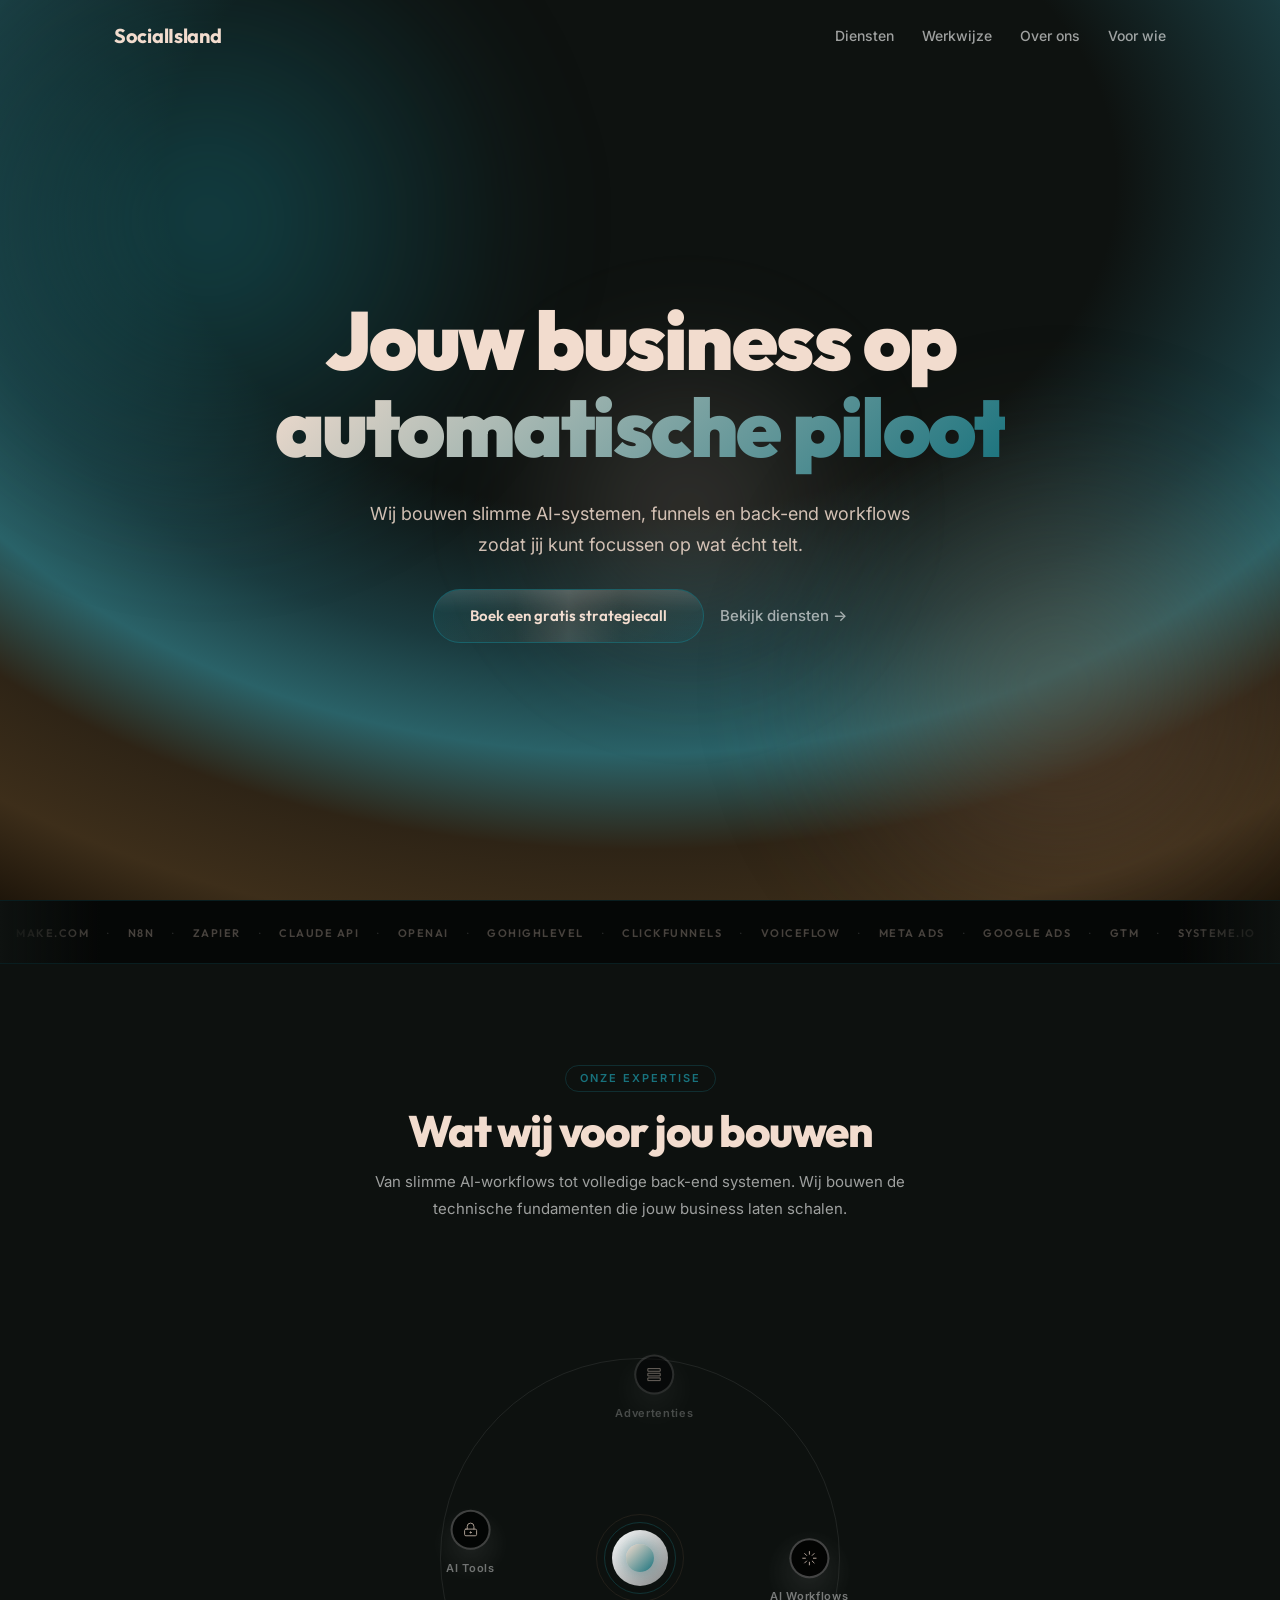
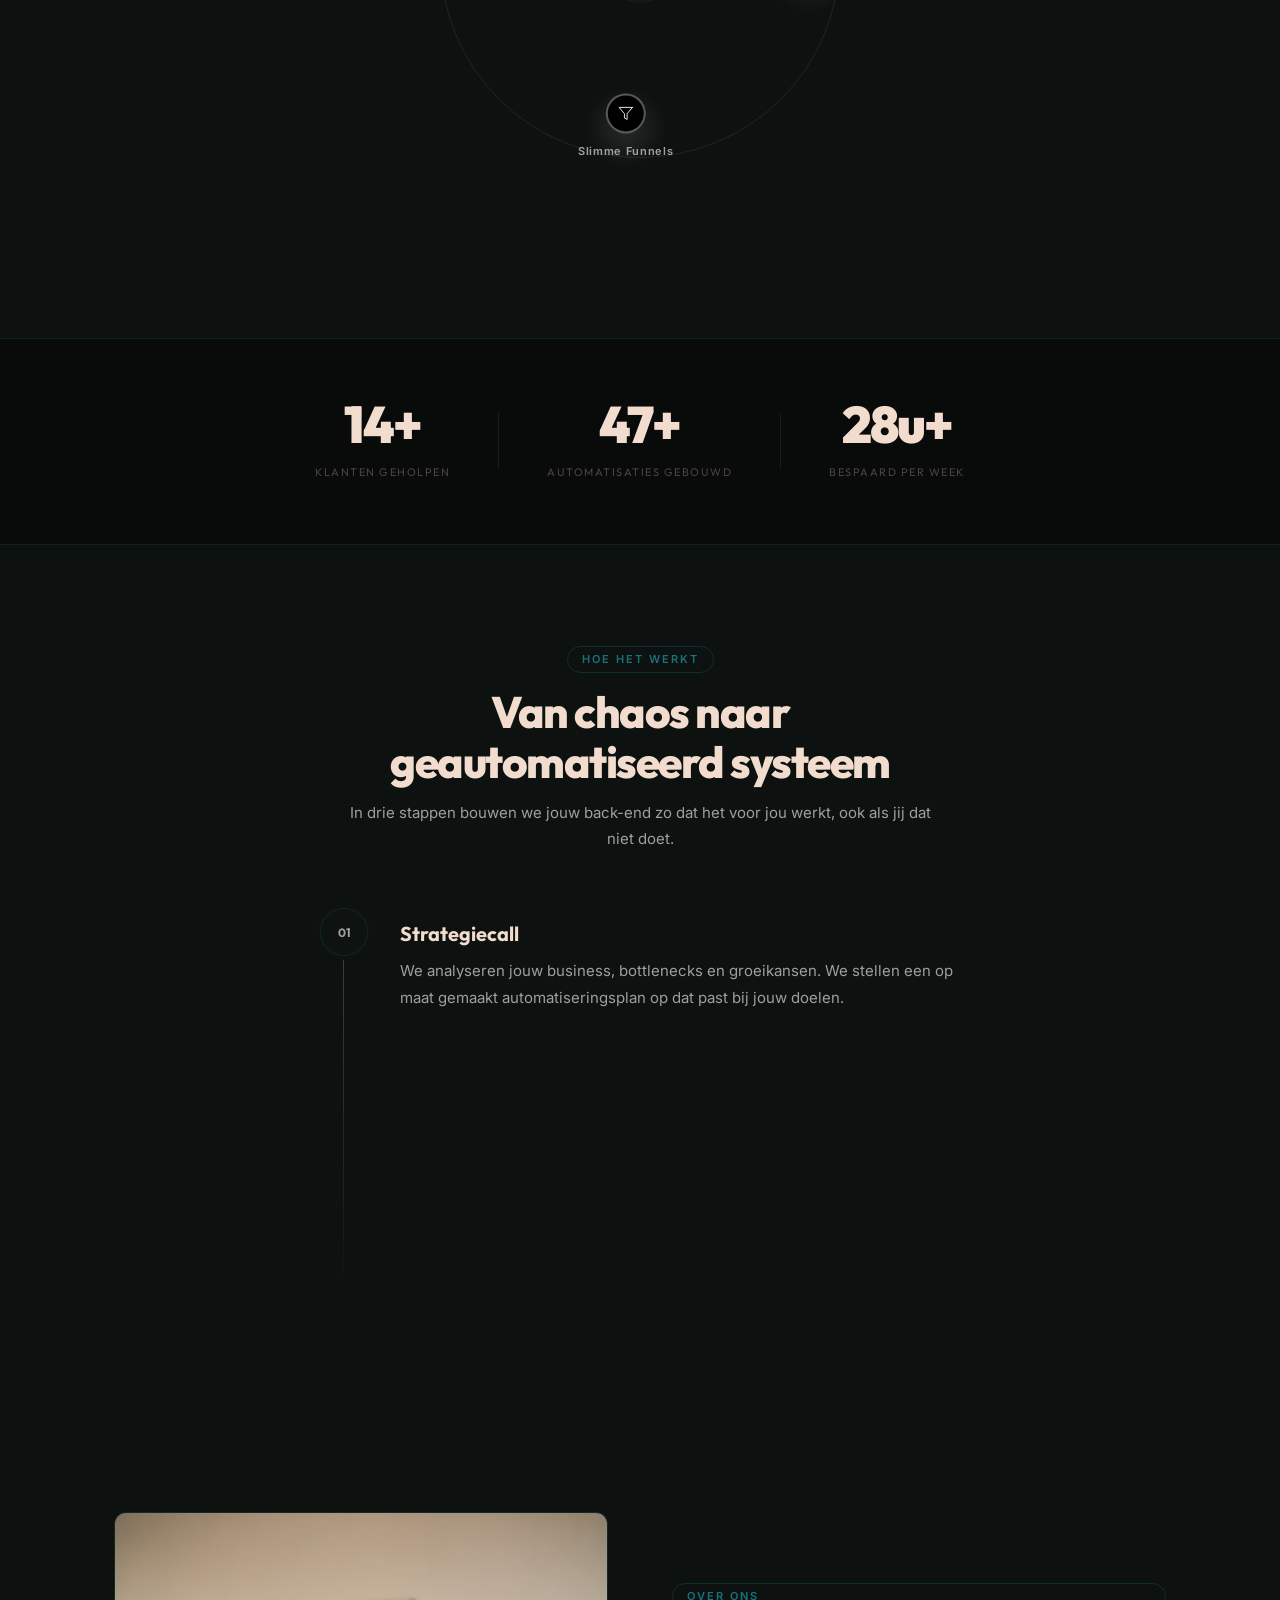
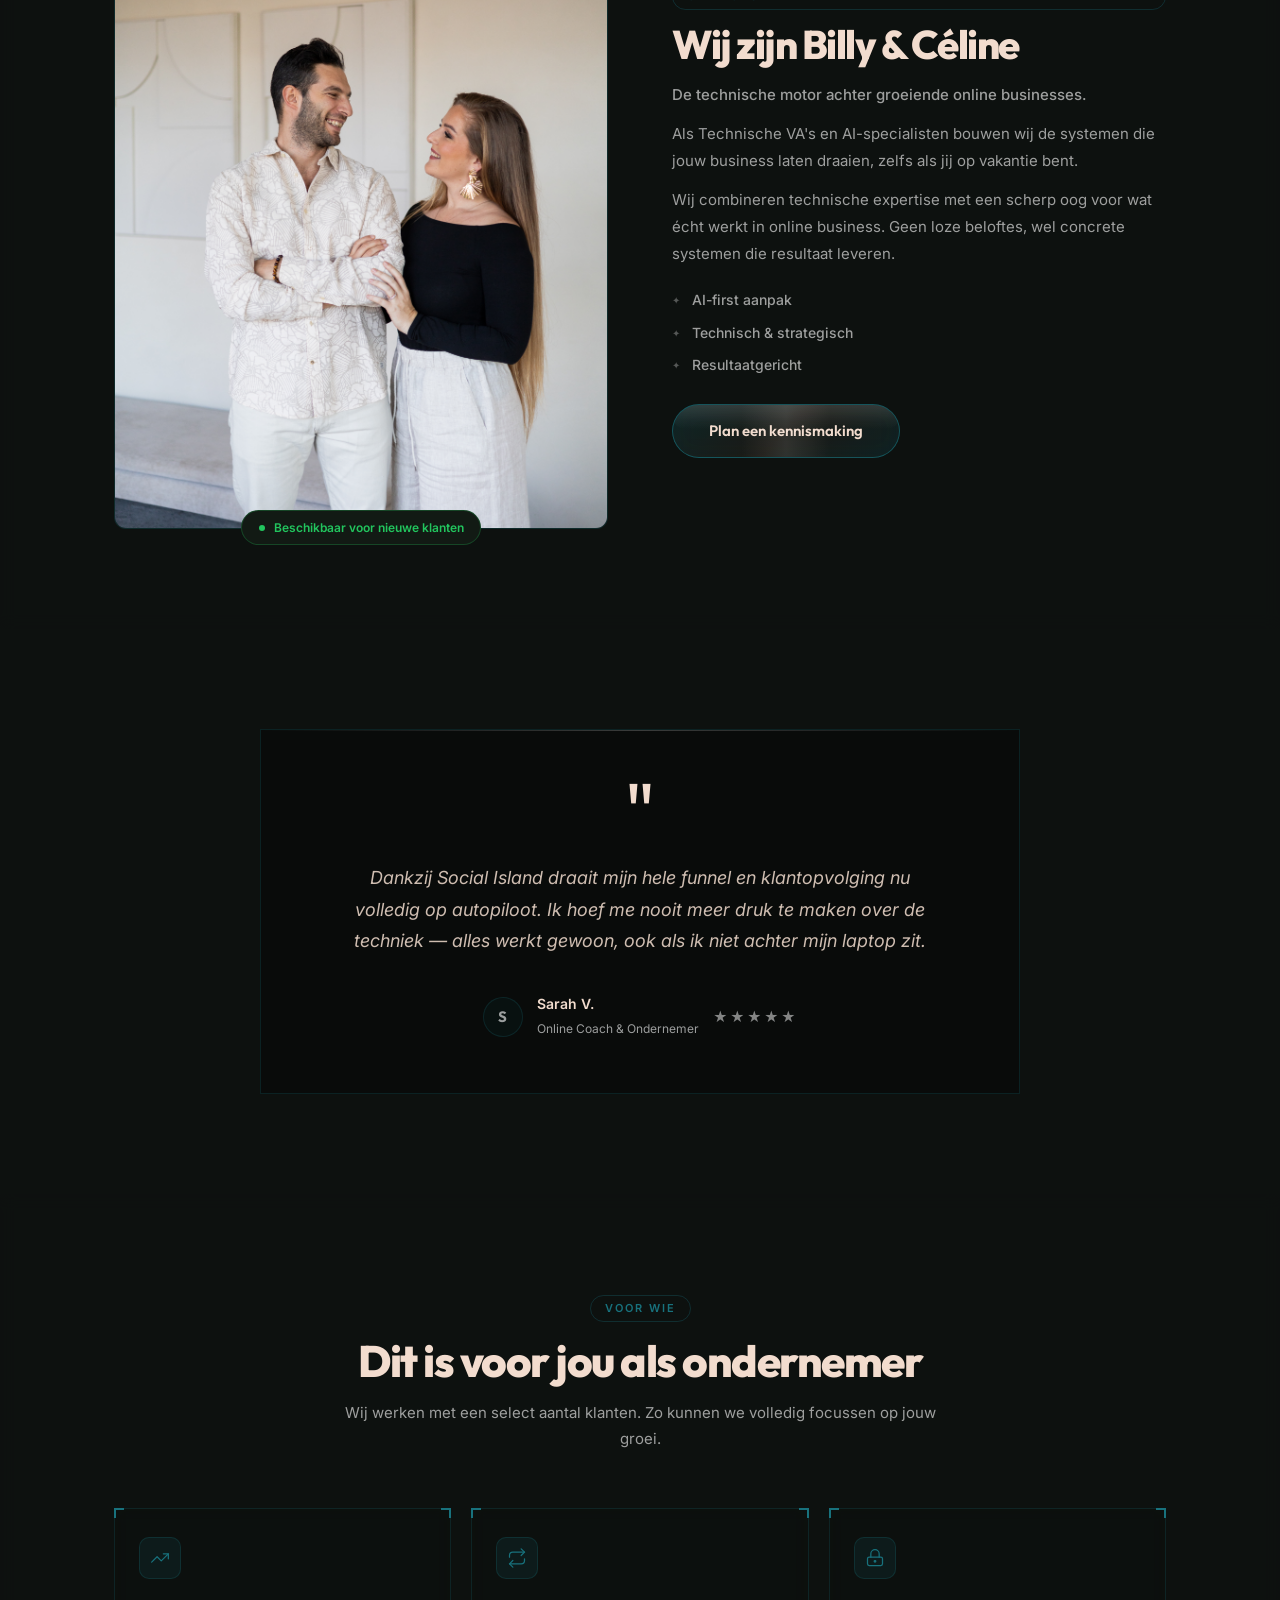
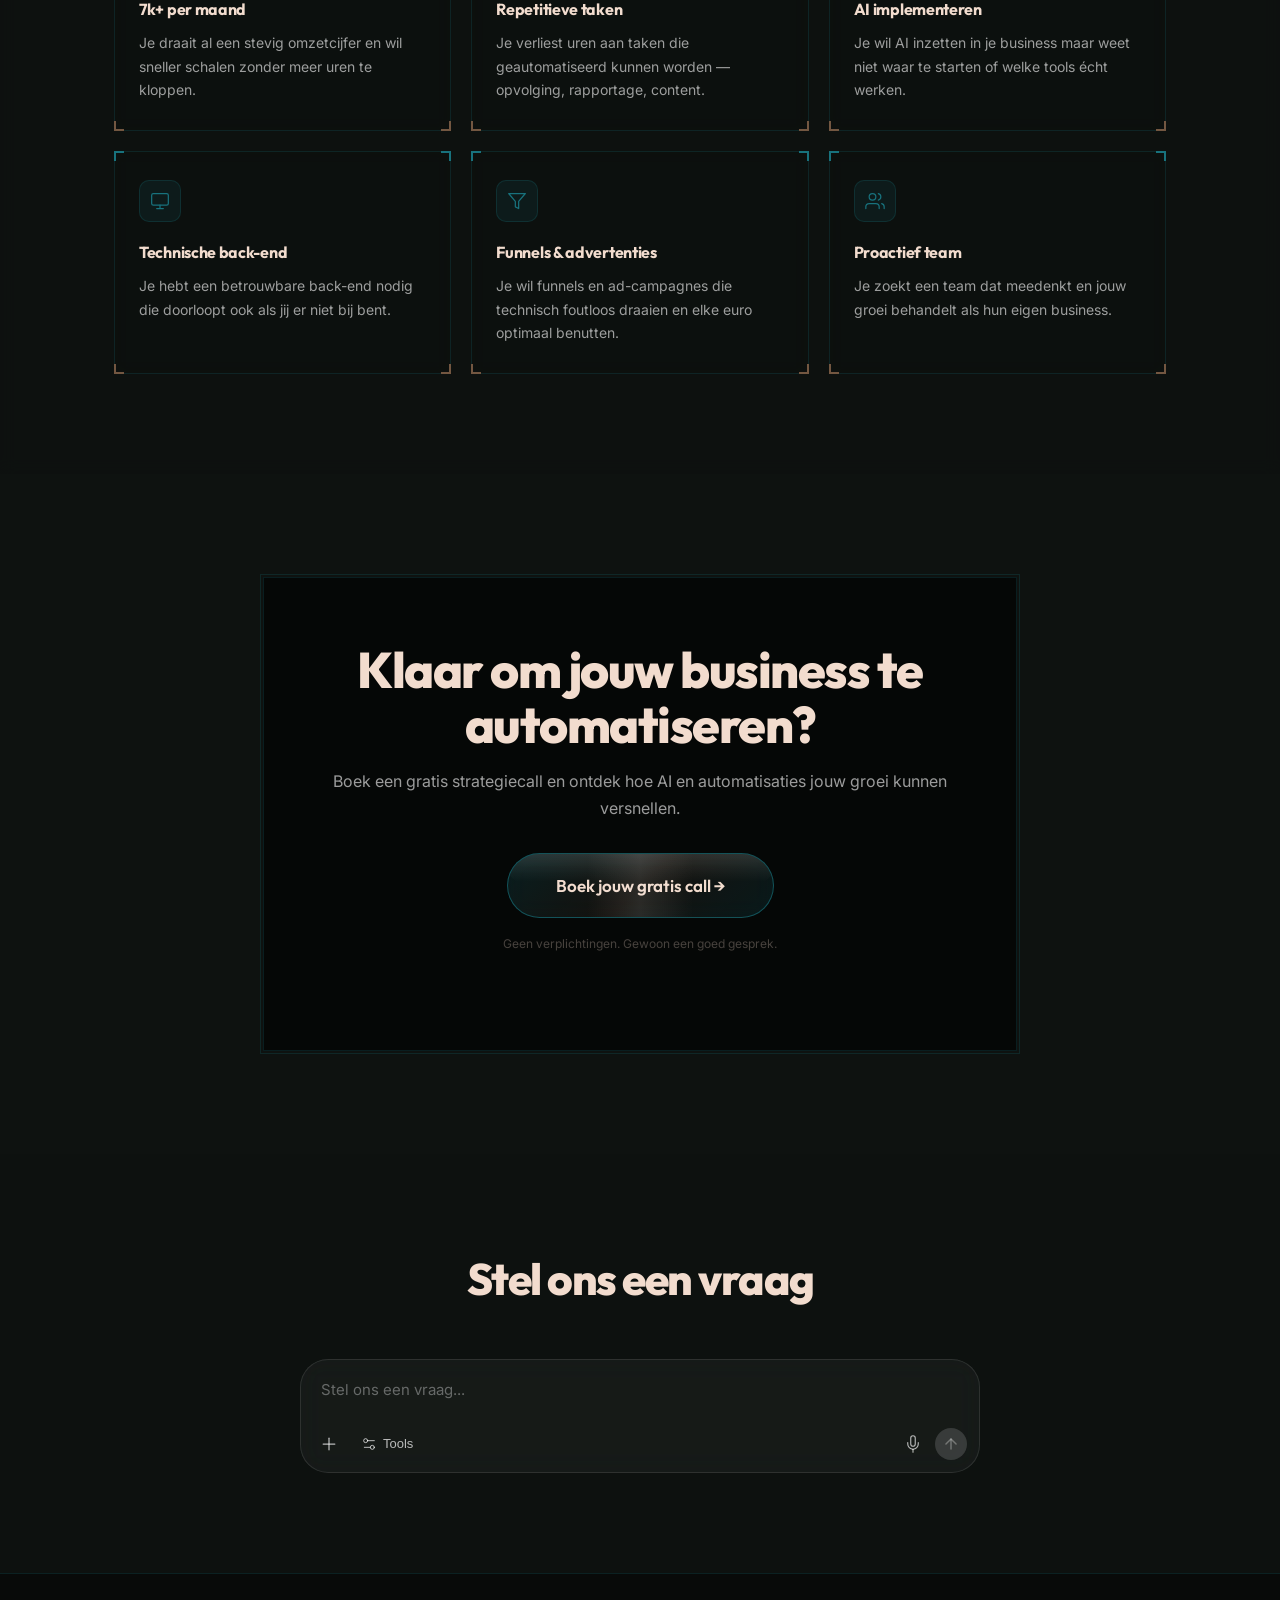
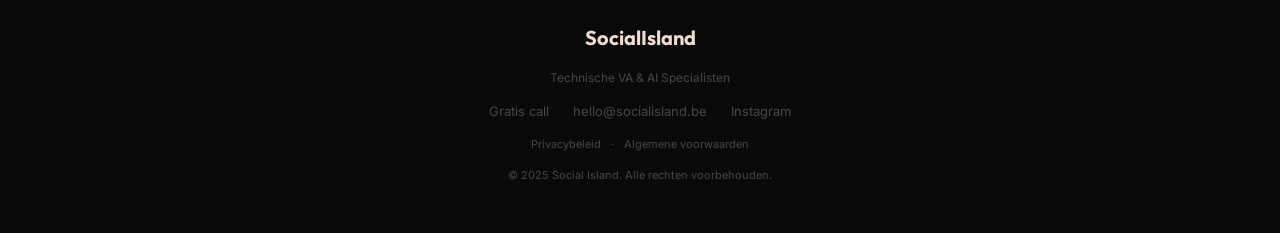
<file: index.html>
<!DOCTYPE html>
<html lang="nl">
<head>
  <meta charset="UTF-8" />
  <meta name="viewport" content="width=device-width, initial-scale=1.0" />
  <title>Social Island | AI & Automatisaties voor Ondernemers</title>
  <meta name="description" content="Billy & Céline automatiseren jouw business met AI: funnels, workflows en back-end systemen voor ondernemers die 7k+ draaien." />
  <link rel="icon" type="image/svg+xml" href="/favicon.svg" />
  <link rel="canonical" href="https://socialisland.be/" />
  <meta property="og:type" content="website" />
  <meta property="og:url" content="https://socialisland.be/" />
  <meta property="og:title" content="Social Island | AI & Automatisaties voor Ondernemers" />
  <meta property="og:description" content="Billy & Céline automatiseren jouw business met AI: funnels, workflows en back-end systemen voor ondernemers die 7k+ draaien." />
  <meta property="og:image" content="https://socialisland.be/foto.jpg" />
  <meta property="og:locale" content="nl_BE" />
  <meta name="twitter:card" content="summary_large_image" />
  <script type="application/ld+json">
  {
    "@context": "https://schema.org",
    "@type": "ProfessionalService",
    "name": "Social Island",
    "description": "AI-automatisaties, funnels en technische back-end systemen voor ondernemers.",
    "url": "https://socialisland.be",
    "email": "hello@socialisland.be",
    "founder": [{ "@type": "Person", "name": "Billy" }, { "@type": "Person", "name": "Céline Martougin" }],
    "areaServed": "BE",
    "inLanguage": "nl",
    "sameAs": ["https://www.instagram.com/socialisland.be"]
  }
  </script>
  <link rel="preconnect" href="https://fonts.googleapis.com" />
  <link rel="preconnect" href="https://fonts.gstatic.com" crossorigin />
  <link href="https://fonts.googleapis.com/css2?family=Outfit:wght@300;400;500;600;700;800;900&family=Inter:wght@400;500&display=swap" rel="stylesheet" />
  <link rel="stylesheet" href="style.css" />
</head>
<body>

  <!-- Animated gradient background -->
  <div id="bg-gradient" aria-hidden="true">
    <div class="blob blob-1"></div>
    <div class="blob blob-2"></div>
    <div class="blob blob-3"></div>
    <div class="blob blob-4"></div>
  </div>

  <!-- SVG Glass Filter for buttons -->
  <svg class="hidden-svg" aria-hidden="true">
    <defs>
      <filter id="glass-filter" x="0%" y="0%" width="100%" height="100%" color-interpolation-filters="sRGB">
        <feTurbulence type="fractalNoise" baseFrequency="0.05 0.05" numOctaves="1" seed="1" result="turbulence"/>
        <feGaussianBlur in="turbulence" stdDeviation="2" result="blurredNoise"/>
        <feDisplacementMap in="SourceGraphic" in2="blurredNoise" scale="70" xChannelSelector="R" yChannelSelector="B" result="displaced"/>
        <feGaussianBlur in="displaced" stdDeviation="4" result="finalBlur"/>
        <feComposite in="finalBlur" in2="finalBlur" operator="over"/>
      </filter>
    </defs>
  </svg>

  <!-- NAV -->
  <nav id="navbar">
    <div class="nav-inner">
      <a href="#" class="nav-logo">Social<span>Island</span></a>
      <div class="nav-links">
        <a href="#diensten">Diensten</a>
        <a href="#werkwijze">Werkwijze</a>
        <a href="#over-ons">Over ons</a>
        <a href="#voor-wie">Voor wie</a>
      </div>
      <button class="nav-toggle" aria-label="menu">
        <span></span><span></span><span></span>
      </button>
    </div>
    <div class="nav-mobile">
      <a href="#diensten">Diensten</a>
      <a href="#werkwijze">Werkwijze</a>
      <a href="#over-ons">Over ons</a>
      <a href="#voor-wie">Voor wie</a>
    </div>
  </nav>

  <!-- HERO -->
  <section id="hero">
    <div class="hero-wrap">

      <h1 class="hero-title hero-anim-2">
        Jouw business op<br>
        <span class="grad-text">automatische piloot</span>
      </h1>

      <p class="hero-sub hero-anim-3">
        Wij bouwen slimme AI-systemen, funnels en back-end workflows
        zodat jij kunt focussen op wat écht telt.
      </p>

      <div class="hero-ctas hero-anim-4">
        <a href="https://calendly.com/socialisland" target="_blank" class="btn-glass">
          Boek een gratis strategiecall
        </a>
        <a href="#diensten" class="btn-ghost">Bekijk diensten →</a>
      </div>

    </div>
  </section>

  <!-- TOOLS MARQUEE -->
  <div class="tools-strip">
    <div class="tools-fade tools-fade-l"></div>
    <div class="tools-marquee">
      <div class="tools-track">
        <span>Make.com</span><span class="sep">·</span>
        <span>n8n</span><span class="sep">·</span>
        <span>Zapier</span><span class="sep">·</span>
        <span>Claude API</span><span class="sep">·</span>
        <span>OpenAI</span><span class="sep">·</span>
        <span>GoHighLevel</span><span class="sep">·</span>
        <span>ClickFunnels</span><span class="sep">·</span>
        <span>Voiceflow</span><span class="sep">·</span>
        <span>Meta Ads</span><span class="sep">·</span>
        <span>Google Ads</span><span class="sep">·</span>
        <span>GTM</span><span class="sep">·</span>
        <span>Systeme.io</span><span class="sep">·</span>
        <span>Make.com</span><span class="sep">·</span>
        <span>n8n</span><span class="sep">·</span>
        <span>Zapier</span><span class="sep">·</span>
        <span>Claude API</span><span class="sep">·</span>
        <span>OpenAI</span><span class="sep">·</span>
        <span>GoHighLevel</span><span class="sep">·</span>
        <span>ClickFunnels</span><span class="sep">·</span>
        <span>Voiceflow</span><span class="sep">·</span>
        <span>Meta Ads</span><span class="sep">·</span>
        <span>Google Ads</span><span class="sep">·</span>
        <span>GTM</span><span class="sep">·</span>
        <span>Systeme.io</span><span class="sep">·</span>
      </div>
    </div>
    <div class="tools-fade tools-fade-r"></div>
  </div>

  <!-- DIENSTEN -->
  <section id="diensten" class="section-dark">
    <div class="container">
      <div class="section-header reveal">
        <span class="section-tag">Onze expertise</span>
        <h2>Wat wij voor jou <span class="grad-text">bouwen</span></h2>
        <p>Van slimme AI-workflows tot volledige back-end systemen. Wij bouwen de technische fundamenten die jouw business laten schalen.</p>
      </div>
      <!-- Orbital Timeline -->
      <div class="orbital-wrap" id="orbital-wrap">
        <!-- Centre orb -->
        <div class="orbital-center">
          <div class="orbital-ping"></div>
          <div class="orbital-ping orbital-ping-2"></div>
          <div class="orbital-core"></div>
        </div>
        <!-- Orbit ring -->
        <div class="orbital-ring"></div>
        <!-- Nodes injected by JS -->
      </div>
    </div>
  </section>

  <!-- METRICS -->
  <div class="metrics-strip">
    <div class="container">
      <div class="metrics-grid">
        <div class="metric reveal">
          <div class="metric-num-wrap">
            <span class="metric-num grad-text" data-count="15">0</span><span class="metric-num grad-text">+</span>
          </div>
          <span class="metric-label">Klanten geholpen</span>
        </div>
        <div class="metric-line"></div>
        <div class="metric reveal">
          <div class="metric-num-wrap">
            <span class="metric-num grad-text" data-count="50">0</span><span class="metric-num grad-text">+</span>
          </div>
          <span class="metric-label">Automatisaties gebouwd</span>
        </div>
        <div class="metric-line"></div>
        <div class="metric reveal">
          <div class="metric-num-wrap">
            <span class="metric-num grad-text" data-count="30">0</span><span class="metric-num grad-text">u+</span>
          </div>
          <span class="metric-label">Bespaard per week</span>
        </div>
      </div>
    </div>
  </div>

  <!-- WERKWIJZE -->
  <section id="werkwijze" class="section-dark">
    <div class="container">
      <div class="section-header reveal">
        <span class="section-tag">Hoe het werkt</span>
        <h2>Van chaos naar <span class="grad-text">geautomatiseerd systeem</span></h2>
        <p>In drie stappen bouwen we jouw back-end zo dat het voor jou werkt, ook als jij dat niet doet.</p>
      </div>
      <div class="timeline">
        <div class="timeline-item reveal">
          <div class="timeline-node"><span>01</span></div>
          <div class="timeline-content">
            <h3>Strategiecall</h3>
            <p>We analyseren jouw business, bottlenecks en groeikansen. We stellen een op maat gemaakt automatiseringsplan op dat past bij jouw doelen.</p>
          </div>
        </div>
        <div class="timeline-item reveal">
          <div class="timeline-node"><span>02</span></div>
          <div class="timeline-content">
            <h3>Bouwen & Integreren</h3>
            <p>Wij bouwen jouw AI-systemen, koppelen alles aan elkaar en testen tot alles vlekkeloos werkt. Jij hoeft niets te doen.</p>
          </div>
        </div>
        <div class="timeline-item reveal">
          <div class="timeline-node"><span>03</span></div>
          <div class="timeline-content">
            <h3>Live & Schalen</h3>
            <p>Je systemen gaan live. Jij groeit. Wij staan klaar voor optimalisaties en uitbreidingen wanneer jij klaar bent voor de volgende stap.</p>
          </div>
        </div>
      </div>
    </div>
  </section>

  <!-- OVER ONS -->
  <section id="over-ons" class="section-darker">
    <div class="container">
      <div class="about-grid">
        <div class="about-image reveal">
          <div class="photo-wrap" id="photo-wrap">
            <div class="photo-fallback">
              <span class="photo-initials grad-text">B & C</span>
              <span class="photo-hint">Voeg foto.jpg toe</span>
            </div>
          </div>
          <div class="about-badge">
            <span class="avail-dot sm">
              <span class="avail-core"></span>
            </span>
            Beschikbaar voor nieuwe klanten
          </div>
        </div>
        <div class="about-text reveal">
          <span class="section-tag">Over ons</span>
          <h2>Wij zijn <span class="grad-text">Billy & Céline</span></h2>
          <p class="about-intro">De technische motor achter groeiende online businesses.</p>
          <p>Als Technische VA's en AI-specialisten bouwen wij de systemen die jouw business laten draaien, zelfs als jij op vakantie bent.</p>
          <p>Wij combineren technische expertise met een scherp oog voor wat écht werkt in online business. Geen loze beloftes, wel concrete systemen die resultaat leveren.</p>
          <div class="about-values">
            <div class="value"><span class="value-icon">✦</span><span>AI-first aanpak</span></div>
            <div class="value"><span class="value-icon">✦</span><span>Technisch & strategisch</span></div>
            <div class="value"><span class="value-icon">✦</span><span>Resultaatgericht</span></div>
          </div>
          <a href="https://calendly.com/socialisland" target="_blank" class="btn-glass">Plan een kennismaking</a>
        </div>
      </div>
    </div>
  </section>

  <!-- TESTIMONIAL -->
  <section id="testimonial" class="section-dark">
    <div class="container">
      <div class="testimonial-card reveal">
        <div class="quote-top-line"></div>
        <div class="quote-mark grad-text">"</div>
        <blockquote>
          Dankzij Social Island draait mijn hele funnel en klantopvolging nu volledig op autopiloot. Ik hoef me nooit meer druk te maken over de techniek — alles werkt gewoon, ook als ik niet achter mijn laptop zit.
        </blockquote>
        <div class="testimonial-author">
          <div class="author-avatar">S</div>
          <div class="author-info">
            <strong>Sarah V.</strong>
            <span>Online Coach & Ondernemer</span>
          </div>
          <div class="author-stars">★★★★★</div>
        </div>
      </div>
    </div>
  </section>

  <!-- VOOR WIE -->
  <section id="voor-wie" class="section-darker">
    <div class="container">
      <div class="section-header reveal">
        <span class="section-tag">Voor wie</span>
        <h2>Dit is voor jou als <span class="grad-text">ondernemer</span></h2>
        <p>Wij werken met een select aantal klanten. Zo kunnen we volledig focussen op jouw groei.</p>
      </div>
      <div class="feat-grid">

        <div class="feat-card reveal">
          <span class="fc tl"></span><span class="fc tr"></span><span class="fc bl"></span><span class="fc br"></span>
          <div class="feat-icon">
            <svg width="20" height="20" viewBox="0 0 24 24" fill="none" stroke="currentColor" stroke-width="1.5" stroke-linecap="round" stroke-linejoin="round"><polyline points="22 7 13.5 15.5 8.5 10.5 2 17"/><polyline points="16 7 22 7 22 13"/></svg>
          </div>
          <h3>7k+ per maand</h3>
          <p>Je draait al een stevig omzetcijfer en wil sneller schalen zonder meer uren te kloppen.</p>
        </div>

        <div class="feat-card reveal">
          <span class="fc tl"></span><span class="fc tr"></span><span class="fc bl"></span><span class="fc br"></span>
          <div class="feat-icon">
            <svg width="20" height="20" viewBox="0 0 24 24" fill="none" stroke="currentColor" stroke-width="1.5" stroke-linecap="round" stroke-linejoin="round"><polyline points="17 1 21 5 17 9"/><path d="M3 11V9a4 4 0 0 1 4-4h14"/><polyline points="7 23 3 19 7 15"/><path d="M21 13v2a4 4 0 0 1-4 4H3"/></svg>
          </div>
          <h3>Repetitieve taken</h3>
          <p>Je verliest uren aan taken die geautomatiseerd kunnen worden — opvolging, rapportage, content.</p>
        </div>

        <div class="feat-card reveal">
          <span class="fc tl"></span><span class="fc tr"></span><span class="fc bl"></span><span class="fc br"></span>
          <div class="feat-icon">
            <svg width="20" height="20" viewBox="0 0 24 24" fill="none" stroke="currentColor" stroke-width="1.5" stroke-linecap="round" stroke-linejoin="round"><rect x="3" y="11" width="18" height="10" rx="2"/><path d="M7 11V7a5 5 0 0 1 10 0v4"/><circle cx="12" cy="16" r="1" fill="currentColor"/></svg>
          </div>
          <h3>AI implementeren</h3>
          <p>Je wil AI inzetten in je business maar weet niet waar te starten of welke tools écht werken.</p>
        </div>

        <div class="feat-card reveal">
          <span class="fc tl"></span><span class="fc tr"></span><span class="fc bl"></span><span class="fc br"></span>
          <div class="feat-icon">
            <svg width="20" height="20" viewBox="0 0 24 24" fill="none" stroke="currentColor" stroke-width="1.5" stroke-linecap="round" stroke-linejoin="round"><rect x="2" y="3" width="20" height="14" rx="2"/><path d="M8 21h8M12 17v4"/></svg>
          </div>
          <h3>Technische back-end</h3>
          <p>Je hebt een betrouwbare back-end nodig die doorloopt ook als jij er niet bij bent.</p>
        </div>

        <div class="feat-card reveal">
          <span class="fc tl"></span><span class="fc tr"></span><span class="fc bl"></span><span class="fc br"></span>
          <div class="feat-icon">
            <svg width="20" height="20" viewBox="0 0 24 24" fill="none" stroke="currentColor" stroke-width="1.5" stroke-linecap="round" stroke-linejoin="round"><path d="M22 3H2l8 9.46V19l4 2v-8.54L22 3z"/></svg>
          </div>
          <h3>Funnels & advertenties</h3>
          <p>Je wil funnels en ad-campagnes die technisch foutloos draaien en elke euro optimaal benutten.</p>
        </div>

        <div class="feat-card reveal">
          <span class="fc tl"></span><span class="fc tr"></span><span class="fc bl"></span><span class="fc br"></span>
          <div class="feat-icon">
            <svg width="20" height="20" viewBox="0 0 24 24" fill="none" stroke="currentColor" stroke-width="1.5" stroke-linecap="round" stroke-linejoin="round"><path d="M17 21v-2a4 4 0 0 0-4-4H5a4 4 0 0 0-4 4v2"/><circle cx="9" cy="7" r="4"/><path d="M23 21v-2a4 4 0 0 0-3-3.87"/><path d="M16 3.13a4 4 0 0 1 0 7.75"/></svg>
          </div>
          <h3>Proactief team</h3>
          <p>Je zoekt een team dat meedenkt en jouw groei behandelt als hun eigen business.</p>
        </div>

      </div>
    </div>
  </section>

  <!-- CTA -->
  <section id="cta">
    <div class="container">
      <div class="cta-outer reveal">
        <div class="cta-inner">
          <h2>Klaar om jouw business te <span class="grad-text">automatiseren?</span></h2>
          <p>Boek een gratis strategiecall en ontdek hoe AI en automatisaties jouw groei kunnen versnellen.</p>
          <a href="https://calendly.com/socialisland" target="_blank" class="btn-glass btn-glass-lg">
            Boek jouw gratis call →
          </a>
          <p class="cta-note">Geen verplichtingen. Gewoon een goed gesprek.</p>
        </div>
      </div>
    </div>
  </section>

  <!-- PROMPT BOX -->
  <section id="vraag" class="section-dark">
    <div class="container">
      <div class="section-header reveal">
        <h2>Stel ons een <span class="grad-text">vraag</span></h2>
      </div>

      <form class="prompt-form reveal" id="prompt-form">
        <div class="prompt-box" id="prompt-box">

          <!-- Image preview -->
          <div class="prompt-img-preview" id="prompt-img-preview" style="display:none;">
            <button type="button" class="prompt-img-remove" id="prompt-img-remove" aria-label="Verwijder afbeelding">
              <svg width="14" height="14" viewBox="0 0 24 24" fill="none" stroke="currentColor" stroke-width="2" stroke-linecap="round" stroke-linejoin="round"><line x1="18" y1="6" x2="6" y2="18"/><line x1="6" y1="6" x2="18" y2="18"/></svg>
            </button>
            <img id="prompt-img-thumb" alt="Bijlage preview" />
          </div>

          <!-- Textarea -->
          <textarea
            id="prompt-textarea"
            name="message"
            placeholder="Stel ons een vraag..."
            rows="1"
            class="prompt-textarea"
          ></textarea>

          <!-- Toolbar -->
          <div class="prompt-toolbar">
            <div class="prompt-toolbar-left">
              <!-- Attach -->
              <input type="file" id="prompt-file" accept="image/*" style="display:none;" />
              <button type="button" class="prompt-icon-btn" id="prompt-attach-btn" title="Afbeelding bijvoegen">
                <svg width="20" height="20" viewBox="0 0 24 24" fill="none" stroke="currentColor" stroke-width="1.5" stroke-linecap="round" stroke-linejoin="round"><path d="M12 5V19"/><path d="M5 12H19"/></svg>
              </button>

              <!-- Tools popover -->
              <div class="prompt-popover-wrap" id="prompt-tools-wrap">
                <button type="button" class="prompt-tools-btn" id="prompt-tools-btn" title="Tools">
                  <svg width="16" height="16" viewBox="0 0 24 24" fill="none" stroke="currentColor" stroke-width="1.5" stroke-linecap="round" stroke-linejoin="round"><path d="M20 7h-9"/><path d="M14 17H5"/><circle cx="17" cy="17" r="3"/><circle cx="7" cy="7" r="3"/></svg>
                  <span id="prompt-tools-label">Tools</span>
                </button>
                <div class="prompt-popover" id="prompt-popover" style="display:none;">
                  <button type="button" class="prompt-tool-item" data-tool="image" data-short="Afbeelding">
                    <svg width="16" height="16" viewBox="0 0 24 24" fill="none" stroke="currentColor" stroke-width="1.5" stroke-linecap="round" stroke-linejoin="round"><rect x="3" y="3" width="18" height="18" rx="2"/><circle cx="8.5" cy="8.5" r="1.5"/><path d="m21 15-5-5L5 21"/></svg>
                    Maak een afbeelding
                  </button>
                  <button type="button" class="prompt-tool-item" data-tool="search" data-short="Zoeken">
                    <svg width="16" height="16" viewBox="0 0 24 24" fill="none" stroke="currentColor" stroke-width="1.5" stroke-linecap="round" stroke-linejoin="round"><circle cx="12" cy="12" r="10"/><path d="M2 12h20"/><path d="M12 2a15.3 15.3 0 0 1 4 10 15.3 15.3 0 0 1-4 10 15.3 15.3 0 0 1-4-10 15.3 15.3 0 0 1 4-10z"/></svg>
                    Zoek op het web
                  </button>
                  <button type="button" class="prompt-tool-item" data-tool="write" data-short="Schrijven">
                    <svg width="16" height="16" viewBox="0 0 24 24" fill="none" stroke="currentColor" stroke-width="1.5" stroke-linecap="round" stroke-linejoin="round"><path d="M17 3a2.85 2.83 0 1 1 4 4L7.5 20.5 2 22l1.5-5.5Z"/><path d="m15 5 4 4"/></svg>
                    Schrijf of codeer
                  </button>
                  <button type="button" class="prompt-tool-item" data-tool="research" data-short="Onderzoek">
                    <svg width="16" height="16" viewBox="0 0 24 24" fill="none" stroke="currentColor" stroke-width="1.5" stroke-linecap="round" stroke-linejoin="round"><circle cx="11" cy="11" r="8"/><path d="m21 21-4.35-4.35"/></svg>
                    Diepgaand onderzoek
                  </button>
                </div>
              </div>

              <!-- Active tool chip -->
              <div class="prompt-active-tool" id="prompt-active-tool" style="display:none;">
                <div class="prompt-divider"></div>
                <button type="button" id="prompt-active-tool-btn" class="prompt-chip">
                  <span id="prompt-active-tool-label"></span>
                  <svg width="14" height="14" viewBox="0 0 24 24" fill="none" stroke="currentColor" stroke-width="2" stroke-linecap="round" stroke-linejoin="round"><line x1="18" y1="6" x2="6" y2="18"/><line x1="6" y1="6" x2="18" y2="18"/></svg>
                </button>
              </div>
            </div>

            <div class="prompt-toolbar-right">
              <!-- Mic -->
              <button type="button" class="prompt-icon-btn" title="Spraakbericht">
                <svg width="18" height="18" viewBox="0 0 24 24" fill="none" stroke="currentColor" stroke-width="1.5" stroke-linecap="round" stroke-linejoin="round"><path d="M12 1a3 3 0 0 0-3 3v8a3 3 0 0 0 6 0V4a3 3 0 0 0-3-3z"/><path d="M19 10v2a7 7 0 0 1-14 0v-2"/><line x1="12" y1="19" x2="12" y2="23"/></svg>
              </button>
              <!-- Send -->
              <button type="submit" class="prompt-send-btn" id="prompt-send-btn" disabled title="Verstuur">
                <svg width="18" height="18" viewBox="0 0 24 24" fill="none" stroke="currentColor" stroke-width="2" stroke-linecap="round" stroke-linejoin="round"><path d="M12 5.25L12 18.75"/><path d="M18.75 12L12 5.25L5.25 12"/></svg>
              </button>
            </div>
          </div>
        </div>

        <!-- Success message -->
        <p class="prompt-success" id="prompt-success" style="display:none;">
          ✓ Bericht ontvangen — we reageren binnen 24 uur!
        </p>
      </form>
    </div>
  </section>

  <!-- FOOTER -->
  <footer>
    <div class="container">
      <div class="footer-inner">
        <div class="footer-logo">Social<span class="grad-text">Island</span></div>
        <p class="footer-sub">Technische VA & AI Specialisten</p>
        <div class="footer-links">
          <a href="https://calendly.com/socialisland" target="_blank">Gratis call</a>
          <a href="mailto:hello@socialisland.be">hello@socialisland.be</a>
          <a href="https://www.instagram.com/socialisland.be" target="_blank">Instagram</a>
        </div>
        <div class="footer-legal">
          <a href="/privacy">Privacybeleid</a>
          <span>·</span>
          <a href="/terms">Algemene voorwaarden</a>
        </div>
        <p class="footer-copy">© 2025 Social Island. Alle rechten voorbehouden.</p>
      </div>
    </div>
  </footer>

  <script defer src="script.js"></script>

</body>
</html>
</file>
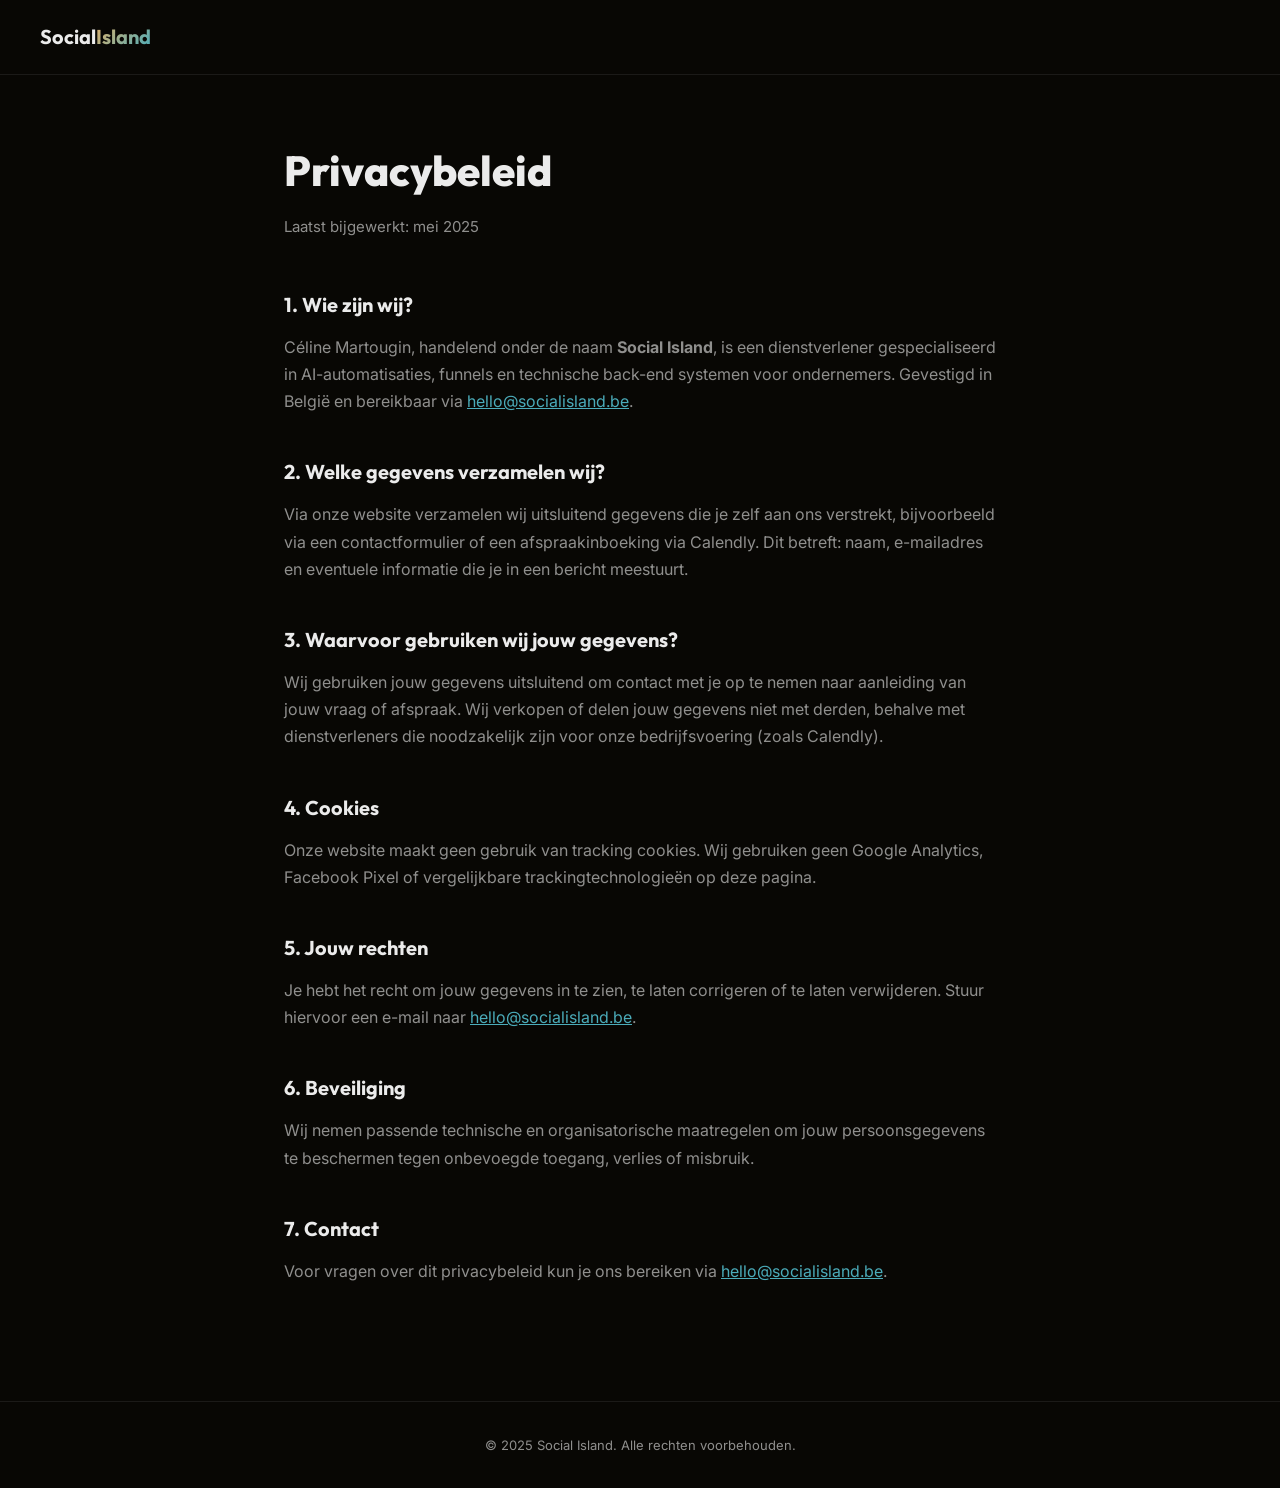
<file: privacy/index.html>
<!DOCTYPE html>
<html lang="nl">
<head>
  <meta charset="UTF-8" />
  <meta name="viewport" content="width=device-width, initial-scale=1.0" />
  <title>Privacybeleid | Social Island</title>
  <link rel="preconnect" href="https://fonts.googleapis.com" />
  <link rel="preconnect" href="https://fonts.gstatic.com" crossorigin />
  <link rel="icon" type="image/svg+xml" href="/favicon.svg" />
  <link href="https://fonts.googleapis.com/css2?family=Outfit:wght@300;400;500;600;700&family=Inter:wght@400;500&display=swap" rel="stylesheet" />
  <style>
    *, *::before, *::after { box-sizing: border-box; margin: 0; padding: 0; }
    :root {
      --bg: #080704;
      --gold: #C4924A;
      --teal: #4BACBA;
      --text: rgba(255,255,255,0.92);
      --text-muted: rgba(255,255,255,0.55);
      --border: rgba(255,255,255,0.08);
    }
    body { background: var(--bg); color: var(--text); font-family: 'Inter', sans-serif; line-height: 1.7; }
    nav { padding: 20px 40px; border-bottom: 1px solid var(--border); }
    nav a { font-family: 'Outfit', sans-serif; font-weight: 700; font-size: 20px; text-decoration: none; color: var(--text); }
    nav a span { background: linear-gradient(135deg, #E0B06A, #4BACBA); -webkit-background-clip: text; -webkit-text-fill-color: transparent; }
    .container { max-width: 760px; margin: 0 auto; padding: 60px 24px 100px; }
    h1 { font-family: 'Outfit', sans-serif; font-size: clamp(28px, 5vw, 42px); font-weight: 800; margin-bottom: 8px; }
    .subtitle { color: var(--text-muted); margin-bottom: 48px; font-size: 15px; }
    h2 { font-family: 'Outfit', sans-serif; font-size: 20px; font-weight: 700; margin: 40px 0 12px; color: var(--text); }
    p { color: var(--text-muted); margin-bottom: 16px; }
    a { color: var(--teal); }
    footer { text-align: center; padding: 32px; border-top: 1px solid var(--border); color: var(--text-muted); font-size: 13px; }
  </style>
</head>
<body>
  <nav><a href="/">Social<span>Island</span></a></nav>
  <div class="container">
    <h1>Privacybeleid</h1>
    <p class="subtitle">Laatst bijgewerkt: mei 2025</p>

    <h2>1. Wie zijn wij?</h2>
    <p>Céline Martougin, handelend onder de naam <strong>Social Island</strong>, is een dienstverlener gespecialiseerd in AI-automatisaties, funnels en technische back-end systemen voor ondernemers. Gevestigd in België en bereikbaar via <a href="mailto:hello@socialisland.be">hello@socialisland.be</a>.</p>

    <h2>2. Welke gegevens verzamelen wij?</h2>
    <p>Via onze website verzamelen wij uitsluitend gegevens die je zelf aan ons verstrekt, bijvoorbeeld via een contactformulier of een afspraakinboeking via Calendly. Dit betreft: naam, e-mailadres en eventuele informatie die je in een bericht meestuurt.</p>

    <h2>3. Waarvoor gebruiken wij jouw gegevens?</h2>
    <p>Wij gebruiken jouw gegevens uitsluitend om contact met je op te nemen naar aanleiding van jouw vraag of afspraak. Wij verkopen of delen jouw gegevens niet met derden, behalve met dienstverleners die noodzakelijk zijn voor onze bedrijfsvoering (zoals Calendly).</p>

    <h2>4. Cookies</h2>
    <p>Onze website maakt geen gebruik van tracking cookies. Wij gebruiken geen Google Analytics, Facebook Pixel of vergelijkbare trackingtechnologieën op deze pagina.</p>

    <h2>5. Jouw rechten</h2>
    <p>Je hebt het recht om jouw gegevens in te zien, te laten corrigeren of te laten verwijderen. Stuur hiervoor een e-mail naar <a href="mailto:hello@socialisland.be">hello@socialisland.be</a>.</p>

    <h2>6. Beveiliging</h2>
    <p>Wij nemen passende technische en organisatorische maatregelen om jouw persoonsgegevens te beschermen tegen onbevoegde toegang, verlies of misbruik.</p>

    <h2>7. Contact</h2>
    <p>Voor vragen over dit privacybeleid kun je ons bereiken via <a href="mailto:hello@socialisland.be">hello@socialisland.be</a>.</p>
  </div>
  <footer>© 2025 Social Island. Alle rechten voorbehouden.</footer>
</body>
</html>
</file>
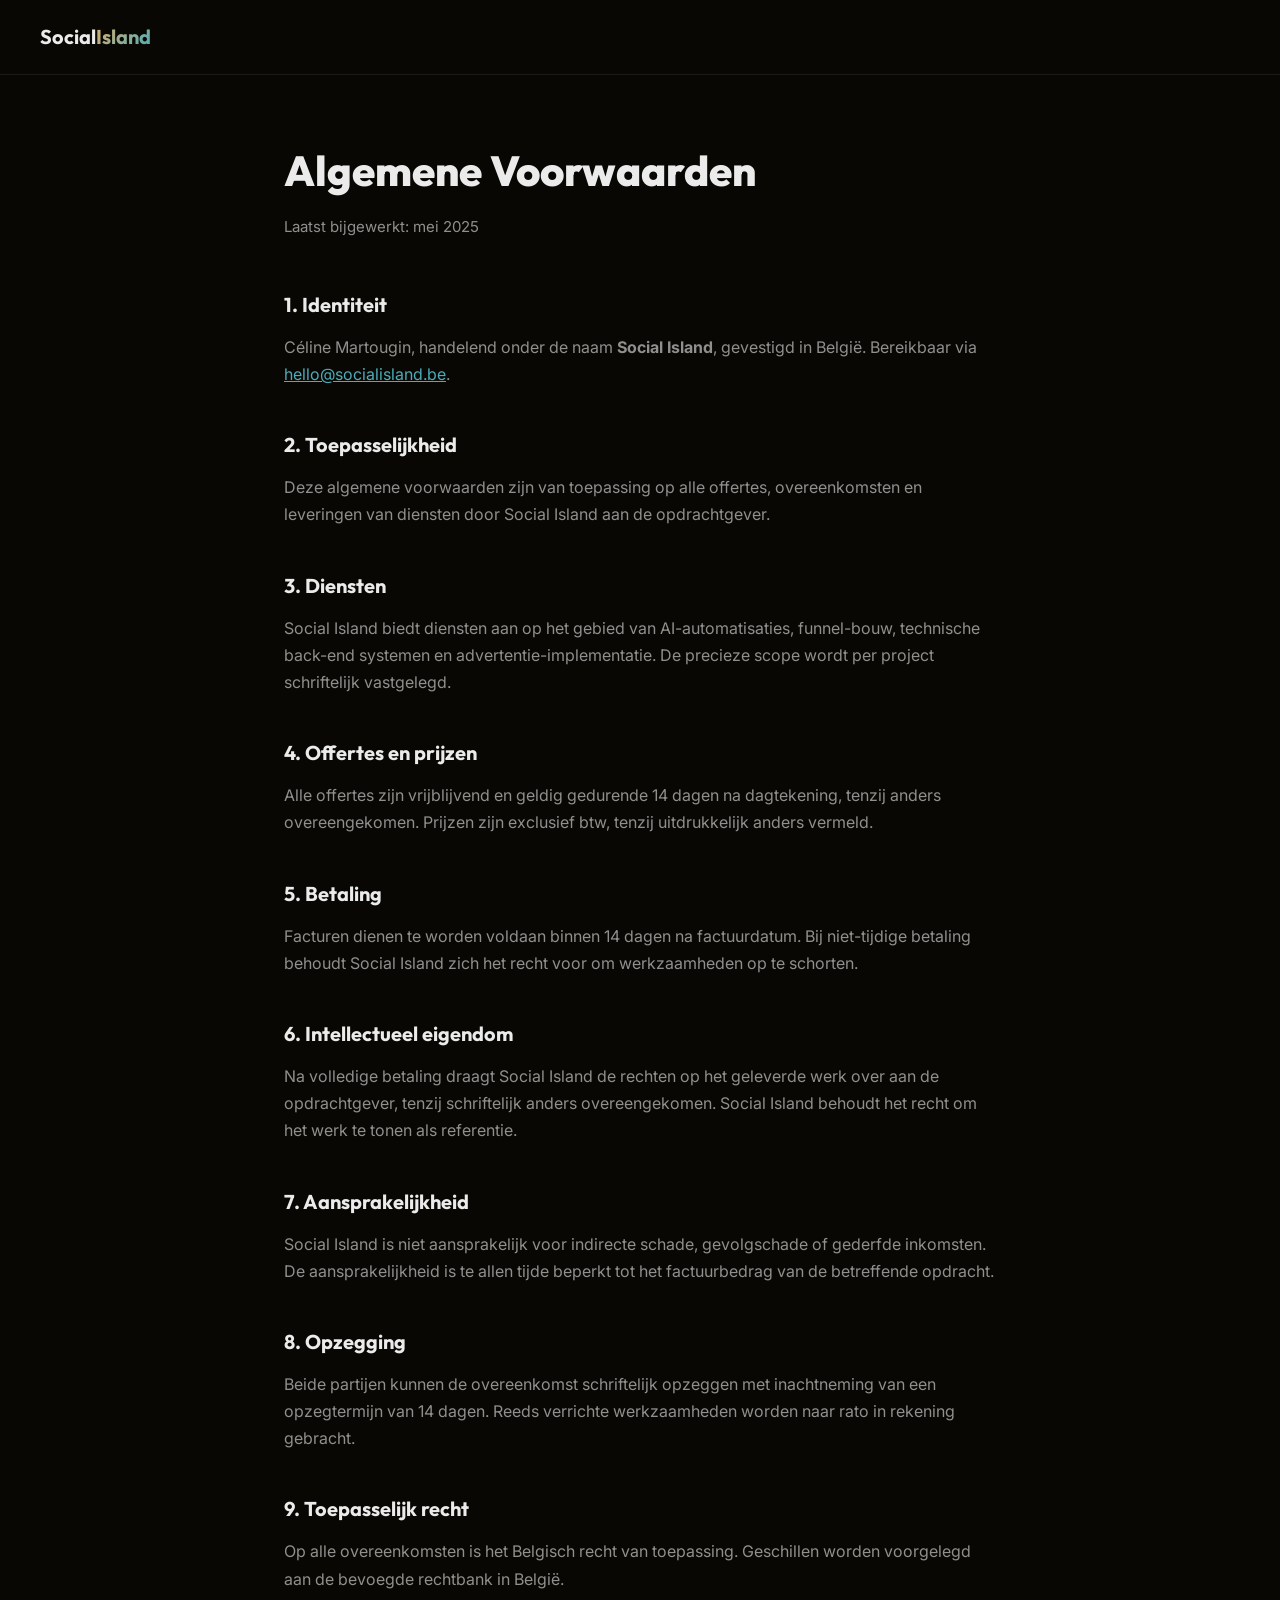
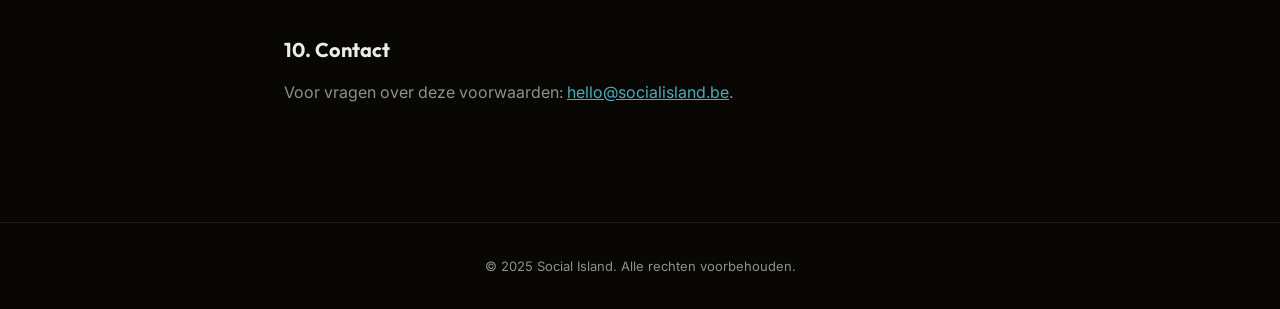
<file: terms/index.html>
<!DOCTYPE html>
<html lang="nl">
<head>
  <meta charset="UTF-8" />
  <meta name="viewport" content="width=device-width, initial-scale=1.0" />
  <title>Algemene Voorwaarden | Social Island</title>
  <link rel="preconnect" href="https://fonts.googleapis.com" />
  <link rel="preconnect" href="https://fonts.gstatic.com" crossorigin />
  <link rel="icon" type="image/svg+xml" href="/favicon.svg" />
  <link href="https://fonts.googleapis.com/css2?family=Outfit:wght@300;400;500;600;700&family=Inter:wght@400;500&display=swap" rel="stylesheet" />
  <style>
    *, *::before, *::after { box-sizing: border-box; margin: 0; padding: 0; }
    :root {
      --bg: #080704;
      --gold: #C4924A;
      --teal: #4BACBA;
      --text: rgba(255,255,255,0.92);
      --text-muted: rgba(255,255,255,0.55);
      --border: rgba(255,255,255,0.08);
    }
    body { background: var(--bg); color: var(--text); font-family: 'Inter', sans-serif; line-height: 1.7; }
    nav { padding: 20px 40px; border-bottom: 1px solid var(--border); }
    nav a { font-family: 'Outfit', sans-serif; font-weight: 700; font-size: 20px; text-decoration: none; color: var(--text); }
    nav a span { background: linear-gradient(135deg, #E0B06A, #4BACBA); -webkit-background-clip: text; -webkit-text-fill-color: transparent; }
    .container { max-width: 760px; margin: 0 auto; padding: 60px 24px 100px; }
    h1 { font-family: 'Outfit', sans-serif; font-size: clamp(28px, 5vw, 42px); font-weight: 800; margin-bottom: 8px; }
    .subtitle { color: var(--text-muted); margin-bottom: 48px; font-size: 15px; }
    h2 { font-family: 'Outfit', sans-serif; font-size: 20px; font-weight: 700; margin: 40px 0 12px; color: var(--text); }
    p { color: var(--text-muted); margin-bottom: 16px; }
    a { color: var(--teal); }
    footer { text-align: center; padding: 32px; border-top: 1px solid var(--border); color: var(--text-muted); font-size: 13px; }
  </style>
</head>
<body>
  <nav><a href="/">Social<span>Island</span></a></nav>
  <div class="container">
    <h1>Algemene Voorwaarden</h1>
    <p class="subtitle">Laatst bijgewerkt: mei 2025</p>

    <h2>1. Identiteit</h2>
    <p>Céline Martougin, handelend onder de naam <strong>Social Island</strong>, gevestigd in België. Bereikbaar via <a href="mailto:hello@socialisland.be">hello@socialisland.be</a>.</p>

    <h2>2. Toepasselijkheid</h2>
    <p>Deze algemene voorwaarden zijn van toepassing op alle offertes, overeenkomsten en leveringen van diensten door Social Island aan de opdrachtgever.</p>

    <h2>3. Diensten</h2>
    <p>Social Island biedt diensten aan op het gebied van AI-automatisaties, funnel-bouw, technische back-end systemen en advertentie-implementatie. De precieze scope wordt per project schriftelijk vastgelegd.</p>

    <h2>4. Offertes en prijzen</h2>
    <p>Alle offertes zijn vrijblijvend en geldig gedurende 14 dagen na dagtekening, tenzij anders overeengekomen. Prijzen zijn exclusief btw, tenzij uitdrukkelijk anders vermeld.</p>

    <h2>5. Betaling</h2>
    <p>Facturen dienen te worden voldaan binnen 14 dagen na factuurdatum. Bij niet-tijdige betaling behoudt Social Island zich het recht voor om werkzaamheden op te schorten.</p>

    <h2>6. Intellectueel eigendom</h2>
    <p>Na volledige betaling draagt Social Island de rechten op het geleverde werk over aan de opdrachtgever, tenzij schriftelijk anders overeengekomen. Social Island behoudt het recht om het werk te tonen als referentie.</p>

    <h2>7. Aansprakelijkheid</h2>
    <p>Social Island is niet aansprakelijk voor indirecte schade, gevolgschade of gederfde inkomsten. De aansprakelijkheid is te allen tijde beperkt tot het factuurbedrag van de betreffende opdracht.</p>

    <h2>8. Opzegging</h2>
    <p>Beide partijen kunnen de overeenkomst schriftelijk opzeggen met inachtneming van een opzegtermijn van 14 dagen. Reeds verrichte werkzaamheden worden naar rato in rekening gebracht.</p>

    <h2>9. Toepasselijk recht</h2>
    <p>Op alle overeenkomsten is het Belgisch recht van toepassing. Geschillen worden voorgelegd aan de bevoegde rechtbank in België.</p>

    <h2>10. Contact</h2>
    <p>Voor vragen over deze voorwaarden: <a href="mailto:hello@socialisland.be">hello@socialisland.be</a>.</p>
  </div>
  <footer>© 2025 Social Island. Alle rechten voorbehouden.</footer>
</body>
</html>
</file>
<file: style.css>
/* =============================================
   SOCIAL ISLAND — WebGL Shader Edition
   ============================================= */

:root {
  --bg:          #0e1210;
  --bg-dark:     #101610;
  --bg-darker:   #121a14;
  --border:      rgba(24, 114, 125, 0.22);
  --border-sub:  rgba(24, 114, 125, 0.08);
  --surface:     rgba(24, 114, 125, 0.06);
  --surface-hover: rgba(24, 114, 125, 0.11);
  --teal:        #18727d;
  --text:        #f2dcce;
  --text-muted:  rgba(255, 255, 255, 0.60);
  --text-dim:    rgba(242, 220, 206, 0.28);
  --grad-text:   linear-gradient(135deg, #f2dcce, #735741 40%, #18727d, #1a9aaa);
  --font-head:   'Outfit', sans-serif;
  --font-body:   'Inter', sans-serif;
  --radius:      12px;
  --radius-full: 9999px;
  --transition:  0.25s cubic-bezier(0.4, 0, 0.2, 1);
}

*, *::before, *::after { box-sizing: border-box; margin: 0; padding: 0; }
html { scroll-behavior: smooth; }
body {
  background: var(--bg);
  color: var(--text);
  font-family: var(--font-body);
  font-size: 16px;
  line-height: 1.6;
  overflow-x: hidden;
  -webkit-font-smoothing: antialiased;
}

/* ── Utilities ── */
.container { max-width: 1100px; margin: 0 auto; padding: 0 24px; }
.hidden-svg { position: absolute; width: 0; height: 0; overflow: hidden; }
.hide-sm { display: inline; }

.grad-text {
  color: #f2dcce;
}

.hero-title .grad-text {
  background: linear-gradient(135deg, #f2dcce 0%, #18727d 100%);
  -webkit-background-clip: text;
  -webkit-text-fill-color: transparent;
  background-clip: text;
}

/* ── Reveal ── */
.reveal {
  opacity: 0;
  transform: translateY(24px);
  transition: opacity 0.65s ease, transform 0.65s ease;
}
.reveal.revealed {
  opacity: 1;
  transform: translateY(0);
}

/* =============================================
   SHADER BACKGROUND
   ============================================= */
/* ── Liquid metal canvas background ── */
#bg-gradient {
  position: fixed;
  inset: 0;
  z-index: -2;
  overflow: hidden;
  opacity: 0;
  transform: scale(1.5);
  animation: bg-entrance 2s cubic-bezier(0.25, 0.1, 0.25, 1) forwards;
}
@keyframes bg-entrance {
  to { opacity: 1; transform: scale(1); }
}

/* ── Drijvende blobs ── */
.blob {
  position: absolute;
  border-radius: 50%;
  filter: blur(48px);
  will-change: transform;
  pointer-events: none;
}
/* Teal — linksboven, groot */
.blob-1 {
  width: 75vw; height: 75vw;
  max-width: 800px; max-height: 800px;
  top: -20%; left: -15%;
  background: radial-gradient(circle, rgba(24,114,125,0.50) 0%, transparent 60%);
  animation: blob-drift-1 8s ease-in-out infinite;
}
/* Koper — rechtsonder, iets kleiner */
.blob-2 {
  width: 65vw; height: 65vw;
  max-width: 700px; max-height: 700px;
  bottom: -15%; right: -10%;
  background: radial-gradient(circle, rgba(115,87,65,0.45) 0%, transparent 60%);
  animation: blob-drift-2 11s ease-in-out infinite;
}
/* Beige accent — brand color #f2dcce */
.blob-3 {
  width: 40vw; height: 40vw;
  max-width: 480px; max-height: 480px;
  top: 30%; left: 35%;
  background: radial-gradient(circle, rgba(242,220,206,0.18) 0%, transparent 60%);
  animation: blob-drift-3 7s ease-in-out infinite;
}
.blob-4 { display: none; }

@keyframes blob-drift-1 {
  0%,100% { transform: translate(0px,   0px); }
  33%      { transform: translate(120px, 80px); }
  66%      { transform: translate(60px,  160px); }
}
@keyframes blob-drift-2 {
  0%,100% { transform: translate(0px,    0px); }
  33%      { transform: translate(-100px,-70px); }
  66%      { transform: translate(-50px,-140px); }
}
@keyframes blob-drift-3 {
  0%,100% { transform: translate(0px,  0px); }
  50%      { transform: translate(-80px, 60px); }
}

/* =============================================
   NAVIGATION
   ============================================= */
#navbar {
  position: fixed;
  top: 0; left: 0; right: 0;
  z-index: 100;
  transition: background var(--transition), border-color var(--transition);
  border-bottom: 1px solid transparent;
}
#navbar.scrolled {
  background: rgba(0, 0, 0, 0.85);
  backdrop-filter: blur(20px);
  -webkit-backdrop-filter: blur(20px);
  border-color: var(--border);
}

.nav-inner {
  max-width: 1100px;
  margin: 0 auto;
  padding: 20px 24px;
  display: flex;
  align-items: center;
  justify-content: space-between;
  gap: 24px;
}

.nav-logo {
  font-family: var(--font-head);
  font-size: 20px;
  font-weight: 700;
  color: var(--text);
  text-decoration: none;
  letter-spacing: -0.3px;
}

.nav-links { display: flex; align-items: center; gap: 28px; }
.nav-links a:not(.btn-nav) {
  color: var(--text-muted);
  text-decoration: none;
  font-size: 14px;
  font-weight: 500;
  transition: color var(--transition);
}
.nav-links a:not(.btn-nav):hover { color: var(--text); }

.btn-nav {
  color: var(--text);
  text-decoration: none;
  padding: 8px 18px;
  border-radius: var(--radius-full);
  font-size: 13px;
  font-weight: 600;
  font-family: var(--font-head);
  border: 1px solid var(--border);
  background: var(--surface);
  transition: border-color var(--transition), background var(--transition);
  white-space: nowrap;
}
.btn-nav:hover {
  border-color: rgba(255,255,255,0.3);
  background: var(--surface-hover);
}

.nav-toggle {
  display: none;
  flex-direction: column;
  gap: 5px;
  background: none;
  border: none;
  cursor: pointer;
  padding: 4px;
}
.nav-toggle span {
  display: block;
  width: 22px; height: 2px;
  background: var(--text);
  border-radius: 2px;
}

.nav-mobile {
  display: none;
  flex-direction: column;
  padding: 16px 24px 20px;
  gap: 16px;
  border-top: 1px solid var(--border);
  background: rgba(0,0,0,0.95);
  backdrop-filter: blur(20px);
}
.nav-mobile a { color: var(--text-muted); text-decoration: none; font-size: 15px; font-weight: 500; }
.nav-mobile a:hover { color: var(--text); }
.nav-mobile .btn-nav { text-align: center; }
.nav-mobile.open { display: flex; }

/* =============================================
   BUTTONS
   ============================================= */

/* ── Button glow pulse animation ── */
@keyframes btn-glow-pulse {
  0%, 100% { box-shadow:
    0 0 8px  rgba(24, 114, 125, 0.35),
    0 0 20px rgba(115, 87, 65, 0.20),
    inset 3px 3px 0.5px -3.5px rgba(255,255,255,0.09),
    inset -3px -3px 0.5px -3.5px rgba(255,255,255,0.85),
    inset 1px 1px 1px -0.5px rgba(255,255,255,0.6),
    inset -1px -1px 1px -0.5px rgba(255,255,255,0.6),
    inset 0 0 6px 6px rgba(242,220,206,0.06),
    inset 0 0 2px 2px rgba(242,220,206,0.03); }
  50%  { box-shadow:
    0 0 16px rgba(24, 114, 125, 0.55),
    0 0 36px rgba(115, 87, 65, 0.25),
    inset 3px 3px 0.5px -3.5px rgba(255,255,255,0.09),
    inset -3px -3px 0.5px -3.5px rgba(255,255,255,0.85),
    inset 1px 1px 1px -0.5px rgba(255,255,255,0.6),
    inset -1px -1px 1px -0.5px rgba(255,255,255,0.6),
    inset 0 0 6px 6px rgba(24, 114, 125, 0.12),
    inset 0 0 2px 2px rgba(24, 114, 125, 0.07); }
}

/* Shimmer sweep */
@keyframes btn-shimmer {
  0%   { transform: translateX(-120%) skewX(-20deg); }
  100% { transform: translateX(220%)  skewX(-20deg); }
}

/* Liquid Glass Button */
.btn-glass {
  display: inline-flex;
  align-items: center;
  justify-content: center;
  gap: 8px;
  position: relative;
  border-radius: var(--radius-full);
  padding: 14px 36px;
  font-size: 15px;
  font-weight: 600;
  font-family: var(--font-head);
  color: var(--text);
  text-decoration: none;
  cursor: pointer;
  border: 1px solid rgba(24, 114, 125, 0.65);
  background: linear-gradient(135deg,
    rgba(24,114,125,0.22) 0%,
    rgba(115,87,65,0.14) 50%,
    rgba(24,114,125,0.18) 100%);
  backdrop-filter: blur(12px);
  -webkit-backdrop-filter: blur(12px);
  transition: transform var(--transition), border-color var(--transition), box-shadow var(--transition);
  animation: btn-glow-pulse 3s ease-in-out infinite;
  overflow: hidden;
  white-space: nowrap;
}

/* Top-edge glass shine */
.btn-glass::before {
  content: '';
  position: absolute;
  top: 0; left: 0; right: 0;
  height: 45%;
  border-radius: inherit;
  background: linear-gradient(180deg,
    rgba(255,255,255,0.13) 0%,
    rgba(255,255,255,0.03) 70%,
    transparent 100%);
  pointer-events: none;
}

/* Shimmer sweep layer */
.btn-glass::after {
  content: '';
  position: absolute;
  top: 0; bottom: 0;
  width: 40%;
  background: linear-gradient(90deg,
    transparent,
    rgba(255,255,255,0.10) 50%,
    transparent);
  animation: btn-shimmer 4s ease-in-out infinite;
  pointer-events: none;
}

.btn-glass:hover {
  transform: translateY(-2px) scale(1.02);
  border-color: rgba(24, 114, 125, 0.90);
  animation: none;
  box-shadow:
    0 0 28px rgba(24, 114, 125, 0.65),
    0 0 56px rgba(115, 87, 65, 0.28),
    inset 0 1px 0 rgba(255,255,255,0.18),
    inset 0 0 14px rgba(24, 114, 125, 0.18);
}

.btn-glass-lg {
  padding: 18px 48px;
  font-size: 17px;
}

/* Ghost button */
.btn-ghost {
  display: inline-flex;
  align-items: center;
  gap: 6px;
  color: rgba(255, 255, 255, 0.60);
  text-decoration: none;
  font-size: 15px;
  font-weight: 500;
  transition: color var(--transition), text-shadow var(--transition);
  white-space: nowrap;
}
.btn-ghost:hover {
  color: #fff;
  text-shadow: 0 0 12px rgba(255, 255, 255, 0.40);
}

/* =============================================
   HERO
   ============================================= */
#hero {
  min-height: 100vh;
  display: flex;
  align-items: center;
  justify-content: center;
  padding: 120px 24px 80px;
  position: relative;
}

.hero-wrap {
  width: 100%;
  max-width: 800px;
  text-align: center;
  display: flex;
  flex-direction: column;
  align-items: center;
  gap: 28px;
}

/* Availability badge */
.hero-badge {
  display: inline-flex;
  align-items: center;
  gap: 8px;
  font-size: 12px;
  color: #22c55e;
  background: rgba(34,197,94,0.08);
  border: 1px solid rgba(34,197,94,0.2);
  border-radius: var(--radius-full);
  padding: 6px 14px;
}

/* Entry animations */
@keyframes hero-fade-up {
  from { opacity: 0; transform: translateY(28px); }
  to   { opacity: 1; transform: translateY(0); }
}
.hero-anim-1 { animation: hero-fade-up 0.6s ease both; animation-delay: 0.2s; }
.hero-anim-2 { animation: hero-fade-up 0.8s ease both; animation-delay: 0.4s; }
.hero-anim-3 { animation: hero-fade-up 0.6s ease both; animation-delay: 0.7s; }
.hero-anim-4 { animation: hero-fade-up 0.6s ease both; animation-delay: 0.9s; }

/* Orb bottom-right */
.hero-orb {
  position: absolute;
  bottom: 48px;
  right: 48px;
  width: 120px;
  height: 120px;
  display: flex;
  align-items: center;
  justify-content: center;
}
.hero-orb-ring {
  position: absolute;
  inset: 0;
  border-radius: 50%;
  background: conic-gradient(from 0deg, #ffffff, rgba(255,255,255,0.1), #ffffff, rgba(255,255,255,0.05), #ffffff);
  animation: orb-spin 4s linear infinite;
}
.hero-orb-ring::after {
  content: '';
  position: absolute;
  inset: 4px;
  border-radius: 50%;
  background: #000;
}
.hero-orb-core {
  position: relative;
  z-index: 2;
  width: 36px;
  height: 36px;
  border-radius: 50%;
  background: linear-gradient(135deg, #ffffff, #888888);
  animation: orbital-pulse 2s ease-in-out infinite;
}
.hero-orb-text {
  position: absolute;
  inset: -18px;
  width: calc(100% + 36px);
  height: calc(100% + 36px);
  animation: orb-spin 20s linear infinite;
}
.hero-orb-text text {
  font-size: 8.5px;
  fill: rgba(255,255,255,0.5);
  font-family: var(--font-body);
  letter-spacing: 0.5px;
}
@keyframes orb-spin {
  from { transform: rotate(0deg); }
  to   { transform: rotate(360deg); }
}

.avail-dot {
  position: relative;
  display: inline-flex;
  align-items: center;
  justify-content: center;
  width: 12px;
  height: 12px;
}
.avail-ping {
  position: absolute;
  display: inline-flex;
  width: 100%; height: 100%;
  border-radius: 50%;
  background: #22c55e;
  opacity: 0.75;
  animation: ping 1.5s cubic-bezier(0,0,0.2,1) infinite;
}
.avail-core {
  position: relative;
  display: inline-flex;
  width: 8px; height: 8px;
  border-radius: 50%;
  background: #22c55e;
}
.avail-dot.sm { width: 8px; height: 8px; }
.avail-dot.sm .avail-core { width: 6px; height: 6px; }

@keyframes ping {
  75%, 100% { transform: scale(2); opacity: 0; }
}

/* Hero title */
.hero-title {
  font-family: var(--font-head);
  font-size: clamp(40px, 7vw, 82px);
  font-weight: 900;
  line-height: 1.05;
  letter-spacing: -2.5px;
  color: var(--text);
}

.hero-sub {
  font-size: clamp(15px, 1.8vw, 18px);
  color: rgba(242, 220, 206, 0.85);
  line-height: 1.75;
  max-width: 540px;
}

.hero-ctas {
  display: flex;
  align-items: center;
  justify-content: center;
  gap: 16px;
  flex-wrap: wrap;
}

.hero-stats {
  display: flex;
  align-items: center;
  justify-content: center;
  gap: 32px;
  flex-wrap: wrap;
  border-top: 1px solid var(--border);
  padding-top: 32px;
}
.stat { text-align: center; }
.stat-num {
  display: block;
  font-family: var(--font-head);
  font-size: 26px;
  font-weight: 800;
  line-height: 1;
  margin-bottom: 4px;
}
.stat-label {
  font-size: 11px;
  color: var(--text-dim);
  text-transform: uppercase;
  letter-spacing: 1px;
}
.stat-div { width: 1px; height: 36px; background: var(--border); flex-shrink: 0; }

/* =============================================
   TOOLS MARQUEE
   ============================================= */
.tools-strip {
  position: relative;
  border-top: 1px solid var(--border);
  border-bottom: 1px solid var(--border);
  padding: 18px 0;
  overflow: hidden;
  background: rgba(0,0,0,0.6);
}

.tools-fade {
  position: absolute;
  top: 0; bottom: 0;
  width: 100px;
  z-index: 2;
  pointer-events: none;
}
.tools-fade-l { left: 0; background: linear-gradient(to right, var(--bg), transparent); }
.tools-fade-r { right: 0; background: linear-gradient(to left, var(--bg), transparent); }

.tools-marquee { overflow: hidden; white-space: nowrap; }
.tools-track {
  display: inline-flex;
  align-items: center;
  animation: marquee 32s linear infinite;
}
.tools-track span {
  font-size: 11px;
  font-weight: 600;
  color: var(--text-dim);
  padding: 0 16px;
  letter-spacing: 1.5px;
  text-transform: uppercase;
  font-family: var(--font-head);
}
.tools-track .sep { color: rgba(255,255,255,0.15); padding: 0 2px; font-size: 9px; }
@keyframes marquee { from { transform: translateX(0); } to { transform: translateX(-50%); } }

/* =============================================
   SECTIONS
   ============================================= */
section { padding: 100px 0; }
.section-dark { background: rgba(14,18,16,0.45); backdrop-filter: blur(8px); -webkit-backdrop-filter: blur(8px); }
.section-darker { background: rgba(14,18,16,0.60); backdrop-filter: blur(8px); -webkit-backdrop-filter: blur(8px); }

.section-header { text-align: center; max-width: 600px; margin: 0 auto 56px; }
.section-tag {
  display: inline-block;
  font-size: 11px;
  font-weight: 600;
  color: var(--teal) !important;
  border-color: rgba(24, 114, 125, 0.30) !important;
  text-transform: uppercase;
  letter-spacing: 2px;
  color: rgba(255,255,255,0.4);
  border: 1px solid var(--border);
  padding: 4px 14px;
  border-radius: var(--radius-full);
  margin-bottom: 14px;
}
.section-header h2 {
  font-family: var(--font-head);
  font-size: clamp(26px, 4vw, 44px);
  font-weight: 800;
  letter-spacing: -1.5px;
  line-height: 1.12;
  margin-bottom: 14px;
}
.section-header p { color: var(--text-muted); font-size: 15px; line-height: 1.75; }

/* =============================================
   ORBITAL TIMELINE
   ============================================= */
.orbital-wrap {
  position: relative;
  width: 100%;
  height: 560px;
  display: flex;
  align-items: center;
  justify-content: center;
}

.orbital-center {
  position: absolute;
  width: 56px; height: 56px;
  border-radius: 50%;
  background: linear-gradient(135deg, #ffffff, #888888);
  display: flex; align-items: center; justify-content: center;
  z-index: 10;
  animation: orbital-pulse 2s ease-in-out infinite;
}
.orbital-core {
  width: 28px; height: 28px;
  border-radius: 50%;
  background: linear-gradient(135deg, #f2dcce 0%, #18727d 100%);
  box-shadow: 0 0 18px rgba(24, 114, 125, 0.55);
}
.orbital-ping {
  position: absolute;
  width: 72px; height: 72px;
  border-radius: 50%;
  border: 1px solid rgba(24, 114, 125, 0.35);
  animation: orbital-ping-anim 1.5s ease-out infinite;
}
.orbital-ping-2 {
  width: 88px; height: 88px;
  border: 1px solid rgba(115, 87, 65, 0.20);
  animation-delay: 0.5s;
}
.orbital-ring {
  position: absolute;
  width: 400px; height: 400px;
  border-radius: 50%;
  border: 1px solid rgba(255,255,255,0.08);
  pointer-events: none;
}

/* Nodes */
.orbital-node {
  position: absolute;
  display: flex;
  flex-direction: column;
  align-items: center;
  cursor: pointer;
  transition: opacity 0.7s;
}
.orbital-node-dot {
  width: 40px; height: 40px;
  border-radius: 50%;
  background: #000;
  border: 2px solid rgba(255,255,255,0.35);
  display: flex; align-items: center; justify-content: center;
  font-size: 16px;
  transition: all 0.3s ease;
  position: relative; z-index: 2;
}
.orbital-node.active .orbital-node-dot {
  background: #fff;
  border-color: #fff;
  transform: scale(1.5);
  box-shadow: 0 0 20px rgba(255,255,255,0.3);
}
.orbital-node.related .orbital-node-dot {
  background: rgba(255,255,255,0.25);
  border-color: #fff;
  animation: orbital-pulse 1s ease-in-out infinite;
}
.orbital-node-label {
  margin-top: 10px;
  font-size: 11px;
  font-weight: 600;
  letter-spacing: 0.06em;
  color: rgba(255,255,255,0.6);
  white-space: nowrap;
  transition: color 0.3s, transform 0.3s;
}
.orbital-node.active .orbital-node-label {
  color: #fff;
  transform: scale(1.1);
}
.orbital-node-halo {
  position: absolute;
  border-radius: 50%;
  background: radial-gradient(circle, rgba(255,255,255,0.1) 0%, transparent 70%);
  pointer-events: none;
  top: 50%; left: 50%;
  transform: translate(-50%, -50%);
}

/* Popup card */
.orbital-card {
  position: absolute;
  top: 58px; left: 50%;
  transform: translateX(-50%);
  width: 240px;
  background: rgba(5,5,5,0.95);
  border: 1px solid rgba(255,255,255,0.14);
  border-radius: 16px;
  padding: 14px;
  z-index: 300;
  backdrop-filter: blur(16px);
  box-shadow: 0 16px 40px rgba(0,0,0,0.7);
  animation: orbital-card-in 0.2s ease;
}
.orbital-card::before {
  content: '';
  position: absolute;
  top: -8px; left: 50%;
  transform: translateX(-50%);
  width: 1px; height: 8px;
  background: rgba(255,255,255,0.25);
}
.orbital-card-top {
  display: flex; justify-content: space-between; align-items: center;
  margin-bottom: 8px;
}
.orbital-card-badge {
  font-size: 9px; font-weight: 700;
  letter-spacing: 0.08em;
  padding: 2px 8px;
  border-radius: var(--radius-full);
  border: 1px solid;
}
.badge-done   { background:#000; color:#fff; border-color:#fff; }
.badge-active { background:#fff; color:#000; border-color:#000; }
.badge-soon   { background:rgba(0,0,0,0.4); color:rgba(255,255,255,0.5); border-color:rgba(255,255,255,0.25); }

.orbital-card-title {
  font-family: var(--font-head);
  font-size: 13px; font-weight: 600;
  color: #fff; margin-bottom: 6px;
}
.orbital-card-text {
  font-size: 12px; color: rgba(255,255,255,0.65);
  line-height: 1.65; margin-bottom: 10px;
}
.orbital-card-tags {
  display: flex; gap: 4px; flex-wrap: wrap; margin-bottom: 10px;
}
.orbital-card-tags span {
  font-size: 9px; padding: 2px 7px;
  border: 1px solid rgba(255,255,255,0.12);
  border-radius: var(--radius-full);
  color: rgba(255,255,255,0.45);
}
.orbital-card-bar-wrap { border-top: 1px solid rgba(255,255,255,0.07); padding-top: 10px; }
.orbital-card-bar-row {
  display: flex; justify-content: space-between;
  font-size: 10px; color: rgba(255,255,255,0.4); margin-bottom: 5px;
}
.orbital-card-bar {
  height: 3px; background: rgba(255,255,255,0.07);
  border-radius: 99px; overflow: hidden;
}
.orbital-card-bar-fill {
  height: 100%;
  background: linear-gradient(90deg, #ffffff, #888888);
  border-radius: 99px;
}

@keyframes orbital-pulse {
  0%, 100% { opacity: 1; }
  50%       { opacity: 0.55; }
}
@keyframes orbital-ping-anim {
  0%        { transform: scale(1); opacity: 0.7; }
  75%, 100% { transform: scale(2); opacity: 0; }
}
@keyframes orbital-card-in {
  from { opacity: 0; transform: translateX(-50%) scale(0.95); }
  to   { opacity: 1; transform: translateX(-50%) scale(1); }
}

/* =============================================
   METRICS
   ============================================= */
.metrics-strip {
  padding: 60px 0;
  border-top: 1px solid var(--border);
  border-bottom: 1px solid var(--border);
  background: rgba(0,0,0,0.35);
}
.metrics-grid {
  display: flex;
  align-items: center;
  justify-content: center;
  gap: 48px;
  flex-wrap: wrap;
}
.metric { text-align: center; }
.metric-num-wrap { display: flex; align-items: baseline; justify-content: center; margin-bottom: 8px; }
.metric-num {
  font-family: var(--font-head);
  font-size: clamp(36px, 4vw, 52px);
  font-weight: 900;
  line-height: 1;
  letter-spacing: -2px;
}
.metric-label {
  font-size: 11px;
  color: var(--text-dim);
  text-transform: uppercase;
  letter-spacing: 1.5px;
  font-family: var(--font-head);
}
.metric-line { width: 1px; height: 56px; background: var(--border); flex-shrink: 0; }

/* =============================================
   TIMELINE
   ============================================= */
.timeline {
  position: relative;
  max-width: 640px;
  margin: 0 auto;
}
.timeline::before {
  content: '';
  position: absolute;
  left: 23px; top: 24px; bottom: 24px;
  width: 1px;
  background: linear-gradient(to bottom, rgba(255,255,255,0.2), rgba(255,255,255,0.05) 80%, transparent);
}
.timeline-item {
  display: flex;
  gap: 32px;
  margin-bottom: 48px;
  align-items: flex-start;
}
.timeline-item:last-child { margin-bottom: 0; }

.timeline-node {
  width: 48px; height: 48px;
  border-radius: 50%;
  background: var(--bg);
  border: 1px solid var(--border);
  display: flex;
  align-items: center;
  justify-content: center;
  flex-shrink: 0;
  position: relative;
  z-index: 1;
  box-shadow: 0 0 0 4px var(--bg);
  transition: border-color var(--transition);
}
.timeline-item:hover .timeline-node { border-color: rgba(255,255,255,0.3); }
.timeline-node span {
  font-family: var(--font-head);
  font-size: 12px;
  font-weight: 700;
  color: var(--text-muted);
}
.timeline-content { padding-top: 10px; flex: 1; }
.timeline-content h3 {
  font-family: var(--font-head);
  font-size: 20px;
  font-weight: 700;
  margin-bottom: 8px;
  color: var(--text);
}
.timeline-content p { color: var(--text-muted); font-size: 15px; line-height: 1.75; }

/* =============================================
   OVER ONS
   ============================================= */
.about-grid { display: grid; grid-template-columns: 1fr 1fr; gap: 64px; align-items: center; }

.about-image { position: relative; }
.photo-wrap {
  border: 1px solid var(--border);
  border-radius: var(--radius);
  overflow: hidden;
  aspect-ratio: 4/5;
  background: var(--surface);
  position: relative;
}
.photo-wrap img { width: 100%; height: 100%; object-fit: cover; display: block; }
.photo-fallback {
  display: flex;
  flex-direction: column;
  align-items: center;
  justify-content: center;
  height: 100%;
  gap: 12px;
}
.photo-initials {
  font-family: var(--font-head);
  font-size: 48px;
  font-weight: 800;
}
.photo-hint { font-size: 12px; color: var(--text-dim); }
.about-badge {
  position: absolute;
  bottom: -16px;
  left: 50%;
  transform: translateX(-50%);
  background: var(--bg-darker);
  border: 1px solid rgba(34,197,94,0.25);
  color: #22c55e;
  font-size: 12px;
  font-weight: 600;
  padding: 7px 16px;
  border-radius: var(--radius-full);
  display: flex;
  align-items: center;
  gap: 8px;
  white-space: nowrap;
}
.about-text .section-tag { display: block; margin-bottom: 12px; }
.about-text h2 {
  font-family: var(--font-head);
  font-size: clamp(26px, 3.5vw, 40px);
  font-weight: 800;
  letter-spacing: -1.5px;
  margin-bottom: 14px;
  line-height: 1.12;
}
.about-intro { font-size: 17px; font-weight: 500; color: var(--text); margin-bottom: 14px; }
.about-text p { color: var(--text-muted); font-size: 15px; line-height: 1.8; margin-bottom: 12px; }
.about-values { display: flex; flex-direction: column; gap: 10px; margin: 22px 0 28px; }
.value { display: flex; align-items: center; gap: 12px; font-size: 14px; font-weight: 500; color: var(--text-muted); }
.value-icon { color: rgba(255,255,255,0.3); font-size: 10px; }

/* =============================================
   TESTIMONIAL
   ============================================= */
.testimonial-card {
  max-width: 760px;
  margin: 0 auto;
  border: 1px solid var(--border);
  padding: 52px 60px;
  text-align: center;
  background: rgba(0,0,0,0.35);
  position: relative;
  transition: border-color var(--transition);
}
.testimonial-card:hover { border-color: rgba(255,255,255,0.12); }
.quote-top-line {
  position: absolute;
  top: 0; left: 0; right: 0;
  height: 1px;
  background: linear-gradient(90deg, transparent, rgba(255,255,255,0.2), transparent);
}
.quote-mark {
  font-family: var(--font-head);
  font-size: 80px;
  line-height: 0.75;
  display: block;
  margin-bottom: 20px;
}
blockquote {
  font-size: 18px;
  color: var(--text);
  line-height: 1.75;
  margin-bottom: 36px;
  font-style: italic;
  opacity: 0.85;
  max-width: 580px;
  margin-left: auto;
  margin-right: auto;
}
.testimonial-author {
  display: flex;
  align-items: center;
  justify-content: center;
  gap: 14px;
  flex-wrap: wrap;
}
.author-avatar {
  width: 40px; height: 40px;
  border-radius: 50%;
  border: 1px solid var(--border);
  background: var(--surface);
  display: flex;
  align-items: center;
  justify-content: center;
  font-weight: 700;
  font-size: 15px;
  color: var(--text-muted);
  font-family: var(--font-head);
}
.author-info { text-align: left; }
.author-info strong { display: block; font-weight: 600; font-size: 14px; }
.author-info span { font-size: 12px; color: var(--text-muted); }
.author-stars { color: rgba(255,255,255,0.5); font-size: 14px; letter-spacing: 2px; }

/* =============================================
   VOOR WIE
   ============================================= */
/* Feature cards (features-10 stijl) */
.feat-grid {
  display: grid;
  grid-template-columns: repeat(3, 1fr);
  gap: 20px;
}
.feat-card {
  position: relative;
  background: rgba(14,18,16,0.55);
  border: 1px solid var(--border);
  border-radius: 4px;
  padding: 28px 24px;
  backdrop-filter: blur(8px);
  -webkit-backdrop-filter: blur(8px);
  transition: background var(--transition), border-color var(--transition);
}
.feat-card:hover {
  background: rgba(24,114,125,0.08);
  border-color: rgba(24,114,125,0.40);
}

/* Corner bracket decorators */
.fc {
  position: absolute;
  width: 10px; height: 10px;
}
.fc.tl { top: -1px;  left: -1px;  border-top: 2px solid #18727d; border-left: 2px solid #18727d; }
.fc.tr { top: -1px;  right: -1px; border-top: 2px solid #18727d; border-right: 2px solid #18727d; }
.fc.bl { bottom: -1px; left: -1px;  border-bottom: 2px solid #735741; border-left: 2px solid #735741; }
.fc.br { bottom: -1px; right: -1px; border-bottom: 2px solid #735741; border-right: 2px solid #735741; }

.feat-icon {
  width: 42px; height: 42px;
  border-radius: 10px;
  background: rgba(24,114,125,0.12);
  border: 1px solid rgba(24,114,125,0.25);
  display: flex;
  align-items: center;
  justify-content: center;
  color: #18727d;
  margin-bottom: 18px;
}
.feat-card h3 {
  font-family: var(--font-head);
  font-size: 16px;
  font-weight: 700;
  color: var(--text);
  margin-bottom: 8px;
  letter-spacing: -0.3px;
}
.feat-card p {
  font-size: 14px;
  color: var(--text-muted);
  line-height: 1.7;
}

/* =============================================
   CTA
   ============================================= */
#cta { padding: 100px 0; }

.cta-outer {
  border: 1px solid var(--border);
  padding: 2px;
  max-width: 760px;
  margin: 0 auto;
}
.cta-inner {
  border: 1px solid var(--border);
  padding: 64px 48px;
  text-align: center;
  background: rgba(0,0,0,0.6);
}
.cta-inner h2 {
  font-family: var(--font-head);
  font-size: clamp(28px, 4.5vw, 50px);
  font-weight: 800;
  letter-spacing: -1.5px;
  line-height: 1.1;
  margin-bottom: 16px;
}
.cta-inner > p { color: var(--text-muted); font-size: 16px; margin-bottom: 32px; line-height: 1.65; }
.cta-note { margin-top: 16px !important; font-size: 12px !important; color: var(--text-dim) !important; }

/* =============================================
   FOOTER
   ============================================= */
footer {
  border-top: 1px solid var(--border);
  padding: 48px 0;
  text-align: center;
  background: rgba(0,0,0,0.4);
}
.footer-inner { display: flex; flex-direction: column; align-items: center; gap: 14px; }
.footer-logo { font-family: var(--font-head); font-size: 20px; font-weight: 700; }
.footer-sub { font-size: 12px; color: var(--text-dim); }
.footer-links { display: flex; gap: 24px; flex-wrap: wrap; justify-content: center; }
.footer-links a { color: var(--text-dim); text-decoration: none; font-size: 13px; transition: color var(--transition); }
.footer-links a:hover { color: var(--text); }
.footer-legal { display: flex; gap: 10px; align-items: center; font-size: 11px; color: var(--text-dim); }
.footer-legal a { color: var(--text-dim); text-decoration: none; }
.footer-legal a:hover { color: var(--text-muted); }
.footer-copy { font-size: 11px; color: var(--text-dim); }

/* =============================================
   PROMPT BOX
   ============================================= */
.prompt-form { max-width: 680px; margin: 0 auto; }

.prompt-box {
  background: rgba(255,255,255,0.04);
  border: 1px solid rgba(255,255,255,0.1);
  border-radius: 28px;
  padding: 8px;
  backdrop-filter: blur(12px);
  transition: border-color var(--transition);
}
.prompt-box:focus-within {
  border-color: rgba(255,255,255,0.22);
}

.prompt-img-preview {
  position: relative;
  width: fit-content;
  padding: 4px 4px 0;
  margin-bottom: 4px;
}
.prompt-img-preview img {
  width: 58px; height: 58px;
  border-radius: 14px;
  object-fit: cover;
  display: block;
}
.prompt-img-remove {
  position: absolute; top: 8px; right: 8px;
  width: 18px; height: 18px;
  border-radius: 50%;
  background: rgba(0,0,0,0.6);
  border: none;
  color: #fff;
  display: flex; align-items: center; justify-content: center;
  cursor: pointer;
  transition: background var(--transition);
}
.prompt-img-remove:hover { background: rgba(0,0,0,0.9); }

.prompt-textarea {
  width: 100%;
  background: transparent;
  border: none;
  outline: none;
  resize: none;
  color: #ffffff;
  font-family: var(--font-body);
  font-size: 15px;
  line-height: 1.6;
  padding: 10px 12px 4px;
  min-height: 48px;
  max-height: 200px;
  overflow-y: auto;
}
.prompt-textarea::placeholder { color: rgba(255,255,255,0.35); }

.prompt-toolbar {
  display: flex;
  align-items: center;
  justify-content: space-between;
  padding: 4px 4px 4px 4px;
  gap: 8px;
}
.prompt-toolbar-left  { display: flex; align-items: center; gap: 6px; }
.prompt-toolbar-right { display: flex; align-items: center; gap: 6px; }

.prompt-icon-btn {
  width: 32px; height: 32px;
  border-radius: 50%;
  background: transparent;
  border: none;
  color: rgba(255,255,255,0.7);
  display: flex; align-items: center; justify-content: center;
  cursor: pointer;
  transition: background var(--transition), color var(--transition);
}
.prompt-icon-btn:hover { background: rgba(255,255,255,0.08); color: #fff; }

/* Tools button */
.prompt-popover-wrap { position: relative; }
.prompt-tools-btn {
  display: flex; align-items: center; gap: 6px;
  height: 32px; padding: 0 10px;
  border-radius: var(--radius-full);
  background: transparent;
  border: none;
  color: rgba(255,255,255,0.7);
  font-size: 13px;
  cursor: pointer;
  transition: background var(--transition), color var(--transition);
}
.prompt-tools-btn:hover { background: rgba(255,255,255,0.08); color: #fff; }

/* Popover */
.prompt-popover {
  position: absolute;
  bottom: calc(100% + 8px);
  left: 0;
  width: 230px;
  background: #1c1c1e;
  border: 1px solid rgba(255,255,255,0.1);
  border-radius: 16px;
  padding: 8px;
  z-index: 200;
  box-shadow: 0 16px 40px rgba(0,0,0,0.5);
}
.prompt-tool-item {
  display: flex; align-items: center; gap: 10px;
  width: 100%;
  padding: 8px 10px;
  border-radius: 10px;
  background: transparent;
  border: none;
  color: rgba(255,255,255,0.8);
  font-size: 13px;
  text-align: left;
  cursor: pointer;
  transition: background var(--transition);
}
.prompt-tool-item:hover { background: rgba(255,255,255,0.07); color: #fff; }

/* Active tool chip */
.prompt-active-tool { display: flex; align-items: center; gap: 8px; }
.prompt-divider { width: 1px; height: 16px; background: rgba(255,255,255,0.12); }
.prompt-chip {
  display: flex; align-items: center; gap: 6px;
  height: 28px; padding: 0 10px;
  border-radius: var(--radius-full);
  background: transparent;
  border: none;
  color: rgba(255,255,255,0.55);
  font-size: 12px;
  cursor: pointer;
  transition: background var(--transition);
}
.prompt-chip:hover { background: rgba(255,255,255,0.07); }

/* Send button */
.prompt-send-btn {
  width: 32px; height: 32px;
  border-radius: 50%;
  background: #ffffff;
  border: none;
  color: #000000;
  display: flex; align-items: center; justify-content: center;
  cursor: pointer;
  transition: background var(--transition), opacity var(--transition);
}
.prompt-send-btn:disabled {
  background: rgba(255,255,255,0.15);
  color: rgba(255,255,255,0.3);
  cursor: default;
}
.prompt-send-btn:not(:disabled):hover { background: rgba(255,255,255,0.85); }

.prompt-success {
  text-align: center;
  color: rgba(255,255,255,0.6);
  font-size: 14px;
  margin-top: 16px;
}
#prompt-reply {
  display: none;
  margin-top: 16px;
  padding: 16px 20px;
  background: rgba(24, 114, 125, 0.08);
  border: 1px solid rgba(24, 114, 125, 0.22);
  border-radius: 16px;
  color: rgba(255,255,255,0.85);
  font-size: 14px;
  line-height: 1.65;
}

/* =============================================
   RESPONSIVE
   ============================================= */
@media (max-width: 900px) {
  .about-grid { grid-template-columns: 1fr; gap: 48px; }
  .about-image { max-width: 380px; margin: 0 auto; }
  .orbital-ring { width: 300px; height: 300px; }
  .feat-grid { grid-template-columns: 1fr; }
  .metrics-grid { gap: 28px; }
  .metric-line { height: 40px; }
}

@media (max-width: 640px) {
  .nav-links { display: none; }
  .nav-toggle { display: flex; }
  section { padding: 72px 0; }
  .hide-sm { display: none; }

  .hero-title { letter-spacing: -1.5px; }
  .section-header h2 { font-size: 17px; letter-spacing: -0.5px; }
  .hero-ctas { flex-direction: column; align-items: center; }
  .btn-glass { width: 100%; max-width: 320px; }
  .hero-wrap { left: 24px; bottom: 40px; right: 24px; max-width: 100%; }
  .hero-orb { bottom: 24px; right: 24px; width: 90px; height: 90px; }
  .hero-orb-core { width: 26px; height: 26px; }

  .hero-stats { gap: 16px; justify-content: center; }
  .stat-num { font-size: 20px; }

  .metrics-grid { display: grid; grid-template-columns: repeat(2, 1fr); gap: 20px; justify-items: center; }
  .metrics-grid .metric:last-child { grid-column: 1 / -1; }
  .metric-line { display: none; }
  .metric-num { font-size: 36px; }

  .timeline-item { gap: 18px; }
  .timeline-node { width: 40px; height: 40px; }
  .timeline::before { left: 19px; }

  .testimonial-card { padding: 36px 24px; }
  blockquote { font-size: 15px; }

  .cta-inner { padding: 40px 24px; }
  .btn-glass-lg { width: 100%; }

  .footer-links { flex-direction: column; gap: 10px; }
}
</file>
